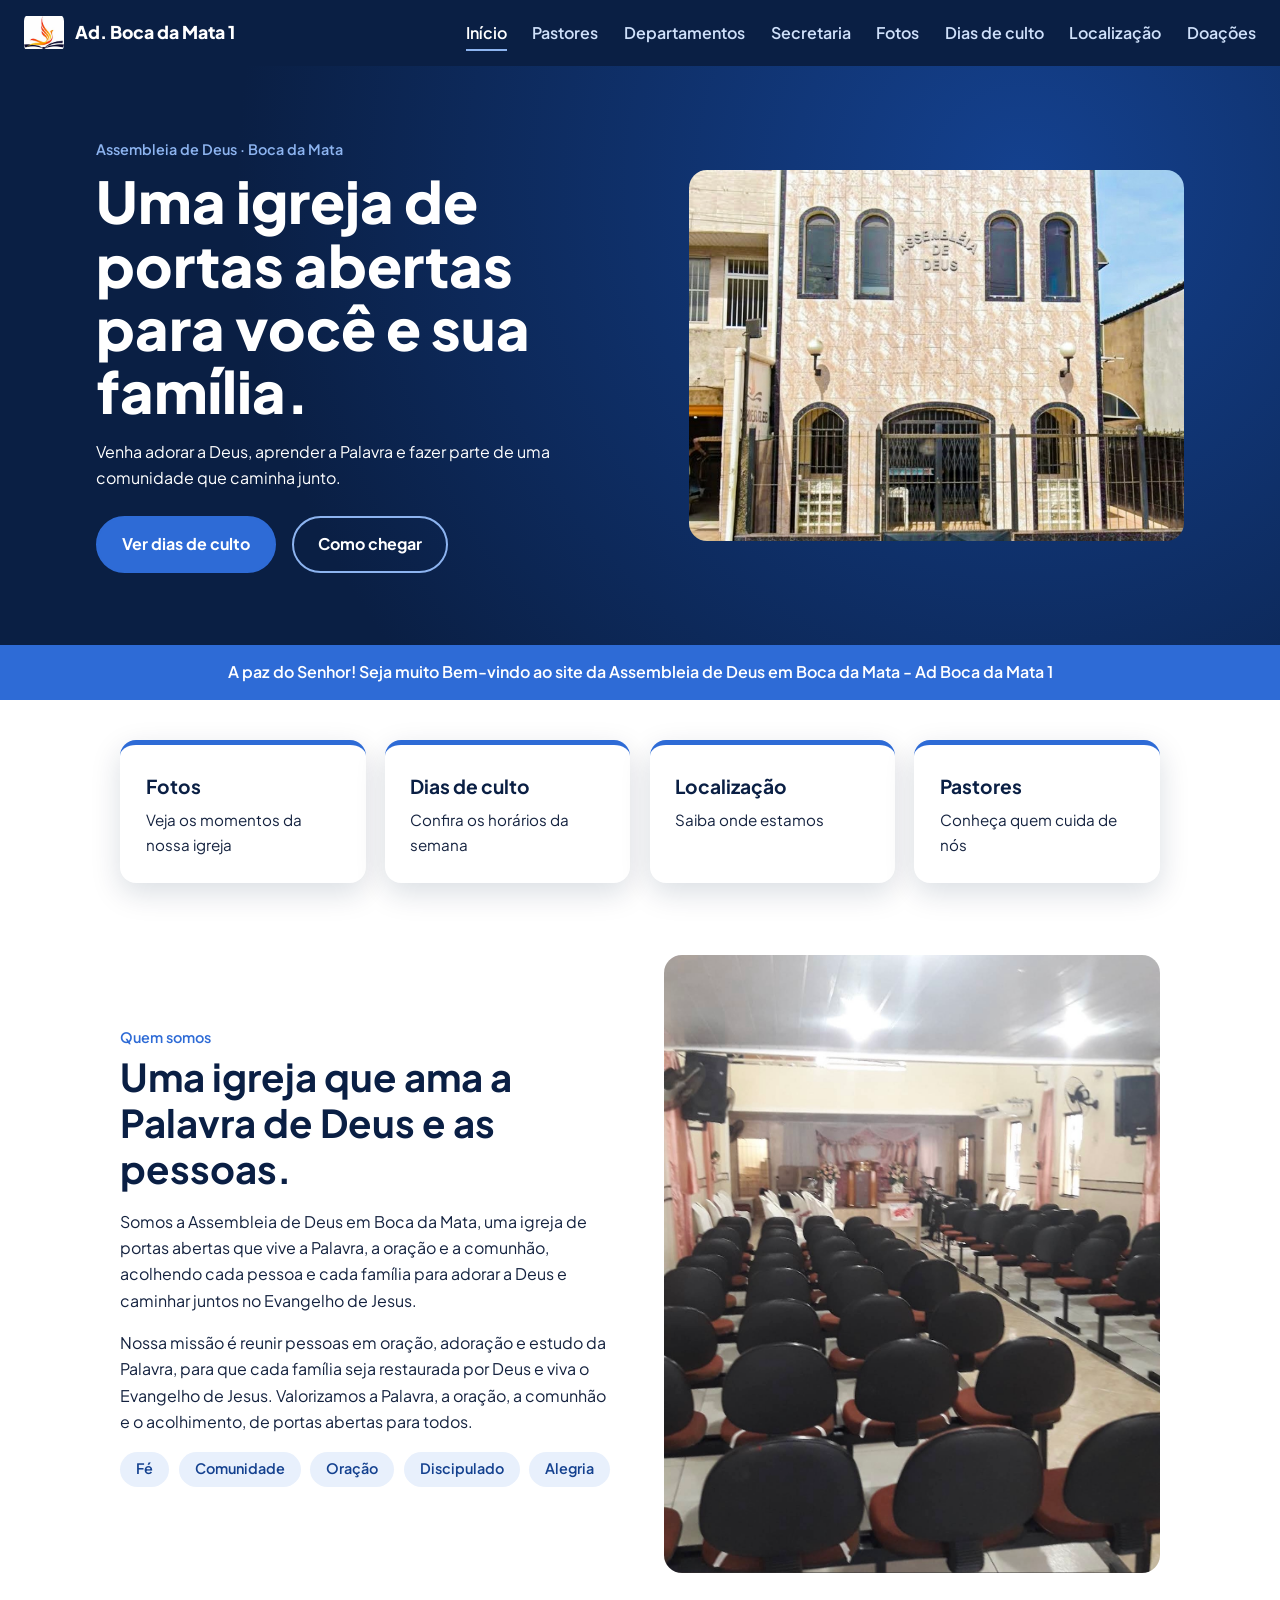
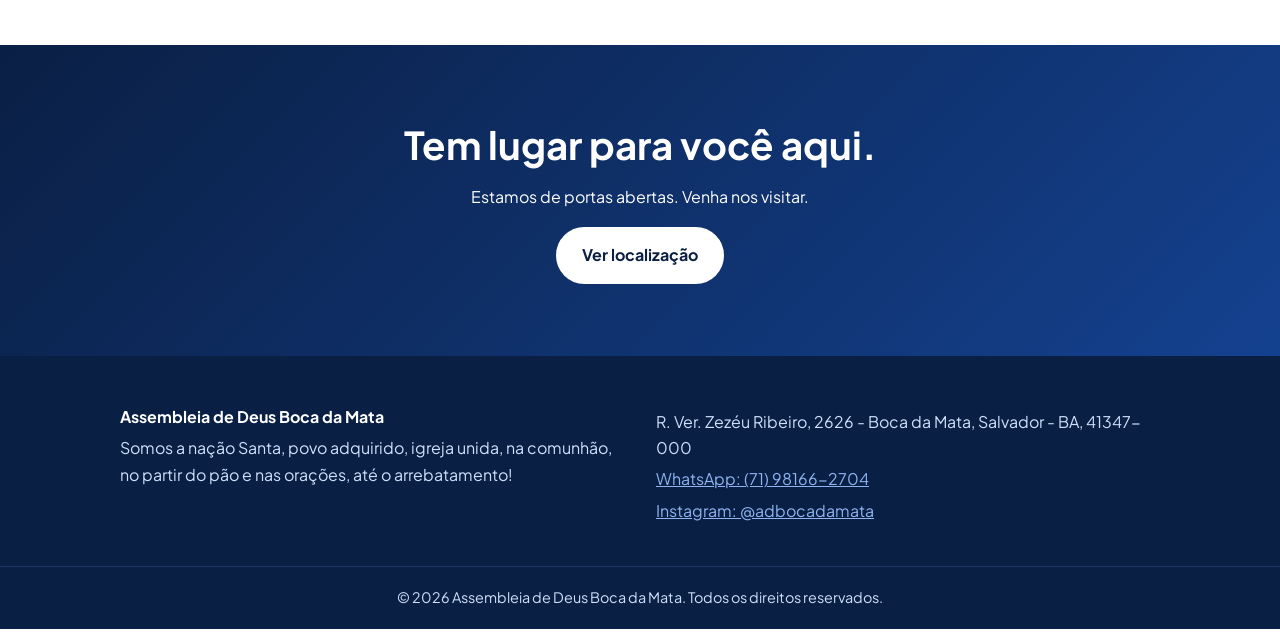
<file: index.html>
<!DOCTYPE html>
<html lang="pt-BR">
<head>
    <meta charset="UTF-8">
    <meta name="viewport" content="width=device-width, initial-scale=1, viewport-fit=cover">
    <meta name="theme-color" content="#0A1F44">
    <meta name="mobile-web-app-capable" content="yes">
    <meta name="apple-mobile-web-app-capable" content="yes">
    <meta name="apple-mobile-web-app-title" content="AD Boca da Mata">
    <title>Início | Assembleia de Deus Boca da Mata</title>
    <meta name="description" content="Site oficial da Assembleia de Deus Boca da Mata: dias de culto, localização, fotos e pastores.">
    <link rel="preconnect" href="https://fonts.googleapis.com">
    <link rel="preconnect" href="https://fonts.gstatic.com" crossorigin>
    <link href="https://fonts.googleapis.com/css2?family=Plus+Jakarta+Sans:wght@400;600;800&display=swap" rel="stylesheet">
    <link rel="stylesheet" href="style.css">
    <link rel="manifest" href="manifest.json">
    <link rel="icon" href="favicon.ico" sizes="any">
    <link rel="icon" type="image/png" sizes="32x32" href="img/favicon-32.png">
    <link rel="icon" type="image/png" sizes="192x192" href="img/icone-192.png">
    <link rel="apple-touch-icon" href="img/apple-touch-icon.png">
</head>
<body>
<a class="pular" href="#conteudo">Pular para o conteúdo</a>
<header class="topo" id="topo">
    <a class="marca" href="index.html">
        <img src="img/logo-igreja.png" alt="Logo AD Boca da Mata" width="40" height="40">
        Ad. Boca da Mata 1
    </a>
    <button class="menu-btn" aria-label="Abrir menu" aria-expanded="false"><i></i><i></i><i></i></button>
    <nav class="menu" id="menu">
        <a href="index.html" class="ativo" aria-current="page">Início</a>
        <a href="pastores.html">Pastores</a>
        <a href="departamentos.html">Departamentos</a>
        <a href="secretaria.html">Secretaria</a>
        <a href="fotos.html">Fotos</a>
        <a href="cultos.html">Dias de culto</a>
        <a href="localizacao.html">Localização</a>
        <a href="doacoes.html">Doações</a>
    </nav>
</header>
<main id="conteudo">
    <section class="hero">
        <div class="hero-txt">
            <p class="peq">Assembleia de Deus · Boca da Mata</p>
            <h1>Uma igreja de portas abertas para você e sua família.</h1>
            <p>Venha adorar a Deus, aprender a Palavra e fazer parte de uma comunidade que caminha junto.</p>
            <div class="botoes"><a class="btn" href="cultos.html">Ver dias de culto</a><a class="btn vazado" href="localizacao.html">Como chegar</a></div>
        </div>
        <figure class="foto hero-foto"><img src="img/igreja.jpg" alt="Fachada da igreja" loading="lazy" onerror="this.remove()"></figure>
    </section>
    <section class="faixa"><p>A paz do Senhor! Seja muito Bem-vindo ao site da Assembleia de Deus em Boca da Mata - Ad Boca da Mata 1</p></section>
    <section class="cartoes miolo">
        <a class="cartao rev" href="fotos.html"><svg class="ic" aria-hidden="true"><use href="#ic-fotos"></use></svg><b>Fotos</b><span>Veja os momentos da nossa igreja</span></a>
        <a class="cartao rev" href="cultos.html"><svg class="ic" aria-hidden="true"><use href="#ic-cultos"></use></svg><b>Dias de culto</b><span>Confira os horários da semana</span></a>
        <a class="cartao rev" href="localizacao.html"><svg class="ic" aria-hidden="true"><use href="#ic-local"></use></svg><b>Localização</b><span>Saiba onde estamos</span></a>
        <a class="cartao rev" href="pastores.html"><svg class="ic" aria-hidden="true"><use href="#ic-pastores"></use></svg><b>Pastores</b><span>Conheça quem cuida de nós</span></a>
    </section>
    <section class="bloco miolo duas">
        <div class="rev"><p class="peq azul">Quem somos</p><h2>Uma igreja que ama a Palavra de Deus e as pessoas.</h2>
            <p>Somos a Assembleia de Deus em Boca da Mata, uma igreja de portas abertas que vive a Palavra, a oração e a comunhão, acolhendo cada pessoa e cada família para adorar a Deus e caminhar juntos no Evangelho de Jesus.</p>
            <p>Nossa missão é reunir pessoas em oração, adoração e estudo da Palavra, para que cada família seja restaurada por Deus e viva o Evangelho de Jesus. Valorizamos a Palavra, a oração, a comunhão e o acolhimento, de portas abertas para todos.</p>
            <ul class="tags"><li>Fé</li><li>Comunidade</li><li>Oração</li><li>Discipulado</li><li>Alegria</li></ul></div>
        <figure class="foto rev"><img src="img/sobre.jpg" alt="Membros da igreja reunidos" loading="lazy" onerror="this.remove()"></figure>
    </section>
    <section class="chamada"><div class="miolo rev"><h2>Tem lugar para você aqui.</h2><p>Estamos de portas abertas. Venha nos visitar.</p><a class="btn claro" href="localizacao.html">Ver localização</a></div></section>
</main>
<footer class="rodape">
    <div class="rodape-in">
        <div><strong>Assembleia de Deus Boca da Mata</strong><p>Somos a nação Santa, povo adquirido, igreja unida, na comunhão, no partir do pão e nas orações, até o arrebatamento!</p></div>
        <div><p>R. Ver. Zezéu Ribeiro, 2626 - Boca da Mata, Salvador - BA, 41347-000</p><p><a href="https://wa.me/5571981662704">WhatsApp: (71) 98166-2704</a></p><p><a href="https://www.instagram.com/adbocadamata" target="_blank" rel="noopener">Instagram: @adbocadamata</a></p></div>
    </div>
    <p class="copy">© <span id="ano"></span> Assembleia de Deus Boca da Mata. Todos os direitos reservados.</p>
</footer>
<!-- ===== Navegação estilo aplicativo (aparece só no celular) ===== -->
<svg style="display:none" xmlns="http://www.w3.org/2000/svg" aria-hidden="true">
    <symbol id="ic-inicio" viewBox="0 0 24 24" fill="none" stroke="currentColor" stroke-width="2" stroke-linecap="round" stroke-linejoin="round"><path d="M3 11l9-8 9 8M5 10v10h14V10M10 20v-6h4v6"/></symbol>
    <symbol id="ic-cultos" viewBox="0 0 24 24" fill="none" stroke="currentColor" stroke-width="2" stroke-linecap="round" stroke-linejoin="round"><rect x="3" y="5" width="18" height="16" rx="2"/><path d="M3 10h18M8 3v4M16 3v4"/></symbol>
    <symbol id="ic-fotos" viewBox="0 0 24 24" fill="none" stroke="currentColor" stroke-width="2" stroke-linecap="round" stroke-linejoin="round"><rect x="3" y="4" width="18" height="16" rx="2"/><circle cx="9" cy="10" r="1.8"/><path d="M21 16l-5-5-9 9"/></symbol>
    <symbol id="ic-local" viewBox="0 0 24 24" fill="none" stroke="currentColor" stroke-width="2" stroke-linecap="round" stroke-linejoin="round"><path d="M12 21s7-6.2 7-11.5A7 7 0 0 0 5 9.5C5 14.8 12 21 12 21z"/><circle cx="12" cy="9.5" r="2.5"/></symbol>
    <symbol id="ic-pastores" viewBox="0 0 24 24" fill="none" stroke="currentColor" stroke-width="2" stroke-linecap="round" stroke-linejoin="round"><circle cx="12" cy="8" r="3.6"/><path d="M5 20c.9-3.8 3.6-5.5 7-5.5s6.1 1.7 7 5.5"/></symbol>
    <symbol id="ic-deptos" viewBox="0 0 24 24" fill="none" stroke="currentColor" stroke-width="2" stroke-linecap="round" stroke-linejoin="round"><circle cx="9" cy="8" r="3.4"/><path d="M2.5 20c.9-3.4 3.4-4.9 6.5-4.9s5.6 1.5 6.5 4.9"/><circle cx="17.5" cy="9.5" r="2.5"/><path d="M16 15.2c2.4.3 4.4 1.6 5 4.3"/></symbol>
    <symbol id="ic-secretaria" viewBox="0 0 24 24" fill="none" stroke="currentColor" stroke-width="2" stroke-linecap="round" stroke-linejoin="round"><path d="M6 3h8l4 4v14H6z"/><path d="M14 3v4h4M9 12h6M9 16h6"/></symbol>
    <symbol id="ic-doacoes" viewBox="0 0 24 24" fill="none" stroke="currentColor" stroke-width="2" stroke-linecap="round" stroke-linejoin="round"><path d="M12 20s-7-4.4-7-10a4 4 0 0 1 7-2.6A4 4 0 0 1 19 10c0 5.6-7 10-7 10z"/></symbol>
    <symbol id="ic-mais" viewBox="0 0 24 24" fill="currentColor" stroke="none"><circle cx="5" cy="12" r="1.8"/><circle cx="12" cy="12" r="1.8"/><circle cx="19" cy="12" r="1.8"/></symbol>
    <symbol id="ic-instalar" viewBox="0 0 24 24" fill="none" stroke="currentColor" stroke-width="2" stroke-linecap="round" stroke-linejoin="round"><path d="M12 3v11M7 9l5 5 5-5M4 20h16"/></symbol>
    <symbol id="ic-fechar" viewBox="0 0 24 24" fill="none" stroke="currentColor" stroke-width="2" stroke-linecap="round"><path d="M6 6l12 12M18 6L6 18"/></symbol>
</svg>

<nav class="bottom-nav" id="bottomNav" aria-label="Navegação principal">
    <a class="bottom-nav-item" href="index.html" data-pagina="index.html"><svg class="icone-nav" aria-hidden="true"><use href="#ic-inicio"></use></svg><span>Início</span></a>
    <a class="bottom-nav-item" href="cultos.html" data-pagina="cultos.html"><svg class="icone-nav" aria-hidden="true"><use href="#ic-cultos"></use></svg><span>Cultos</span></a>
    <a class="bottom-nav-item" href="fotos.html" data-pagina="fotos.html"><svg class="icone-nav" aria-hidden="true"><use href="#ic-fotos"></use></svg><span>Fotos</span></a>
    <a class="bottom-nav-item" href="localizacao.html" data-pagina="localizacao.html"><svg class="icone-nav" aria-hidden="true"><use href="#ic-local"></use></svg><span>Localização</span></a>
    <button type="button" class="bottom-nav-item" id="btnTabMais" aria-haspopup="dialog" aria-expanded="false" aria-controls="folhaMais"><svg class="icone-nav" aria-hidden="true"><use href="#ic-mais"></use></svg><span>Mais</span></button>
</nav>

<div class="folha-fundo" id="folhaFundo"></div>
<div class="folha" id="folhaMais" role="dialog" aria-modal="true" aria-label="Mais opções" aria-hidden="true">
    <div class="folha-cab">
        <strong>Mais opções</strong>
        <button type="button" class="folha-fechar" id="btnFecharFolha" aria-label="Fechar"><svg class="icone-nav" aria-hidden="true"><use href="#ic-fechar"></use></svg></button>
    </div>
    <div class="folha-grade">
        <a class="folha-item" href="pastores.html" data-pagina="pastores.html"><svg class="icone-nav" aria-hidden="true"><use href="#ic-pastores"></use></svg>Pastores</a>
        <a class="folha-item" href="departamentos.html" data-pagina="departamentos.html"><svg class="icone-nav" aria-hidden="true"><use href="#ic-deptos"></use></svg>Departamentos</a>
        <a class="folha-item" href="secretaria.html" data-pagina="secretaria.html"><svg class="icone-nav" aria-hidden="true"><use href="#ic-secretaria"></use></svg>Secretaria</a>
        <a class="folha-item" href="doacoes.html" data-pagina="doacoes.html"><svg class="icone-nav" aria-hidden="true"><use href="#ic-doacoes"></use></svg>Doações</a>
    </div>
    <button type="button" class="folha-instalar" id="btnInstalarApp" hidden><svg class="icone-nav" aria-hidden="true"><use href="#ic-instalar"></use></svg>Instalar no celular</button>
</div>
<div class="toast" id="toast" role="status" aria-live="polite"></div>

<script src="script.js"></script>
<script>
    if ('serviceWorker' in navigator) {
        window.addEventListener('load', () => {
            navigator.serviceWorker.register('sw.js')
                .then(reg => console.log('Service Worker registrado com sucesso!', reg))
                .catch(err => console.log('Falha ao registrar o Service Worker:', err));
        });
    }
</script>
</body>
</html>
</file>
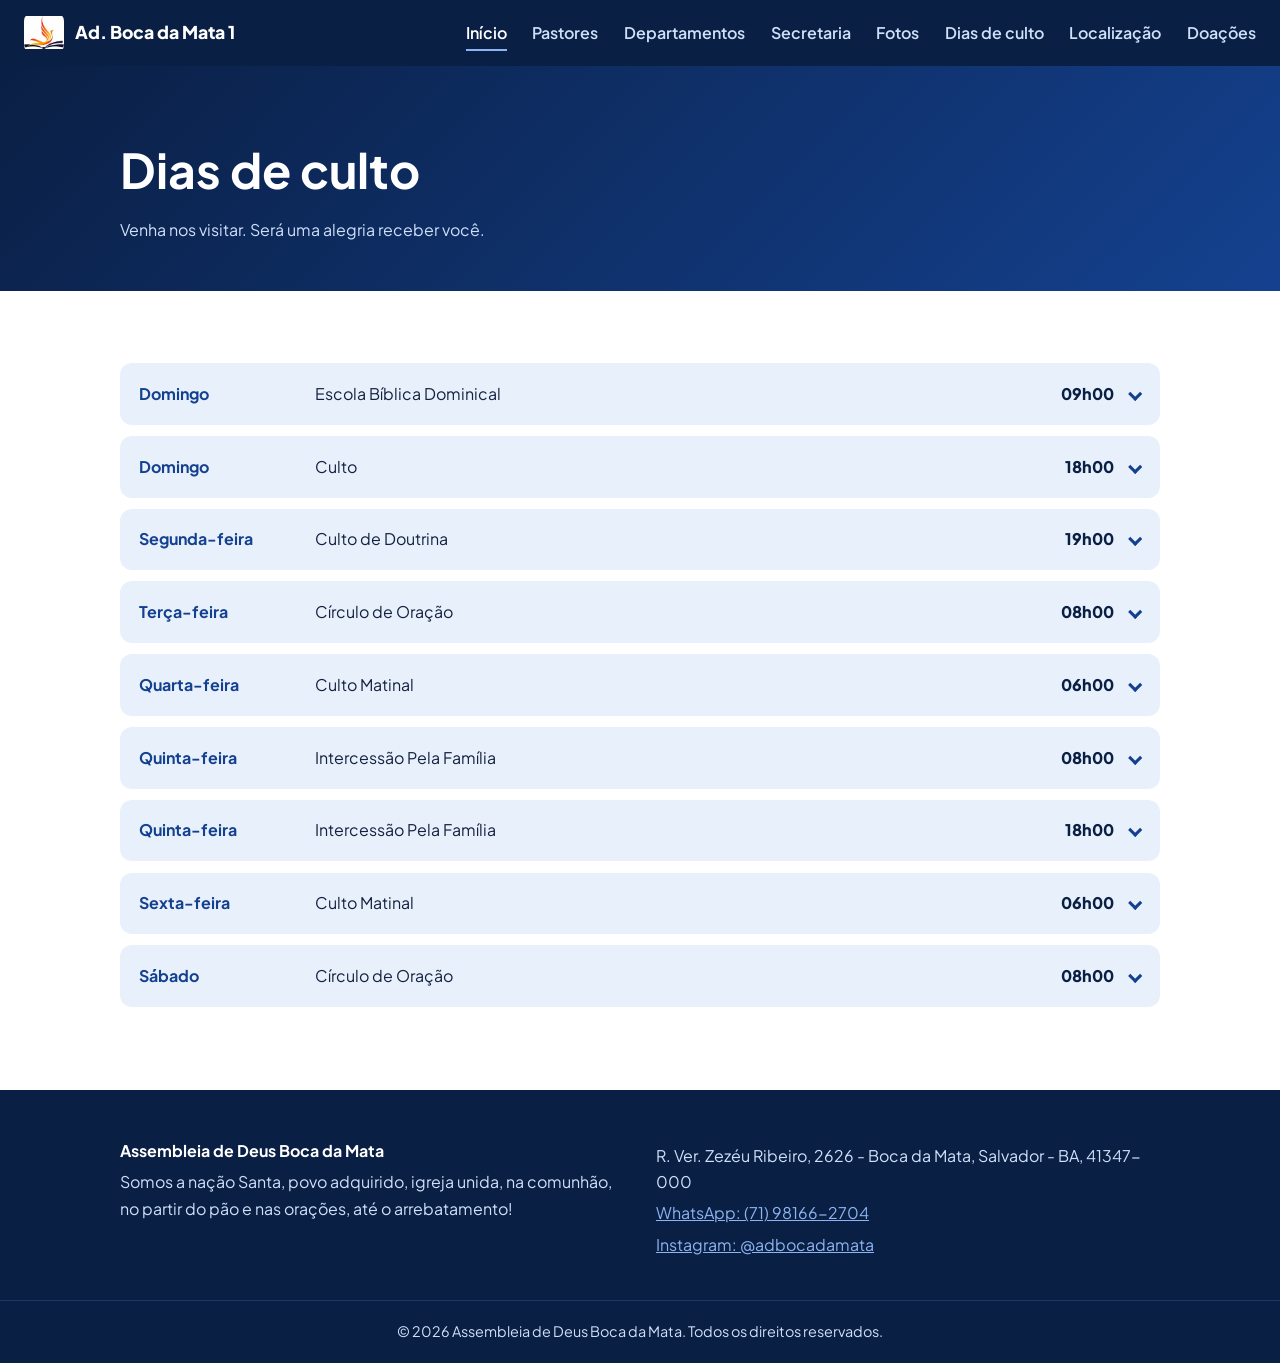
<file: cultos.html>
<!DOCTYPE html>
<html lang="pt-BR">
<head>
  <meta charset="UTF-8">
  <meta name="viewport" content="width=device-width, initial-scale=1, viewport-fit=cover">
  <meta name="theme-color" content="#0A1F44">
  <title>Dias de culto | Assembleia de Deus Boca da Mata</title>
  <meta name="description" content="Site oficial da Assembleia de Deus Boca da Mata: dias de culto, localização, fotos e pastores.">
  <link rel="preconnect" href="https://fonts.googleapis.com">
  <link rel="preconnect" href="https://fonts.gstatic.com" crossorigin>
  <link href="https://fonts.googleapis.com/css2?family=Plus+Jakarta+Sans:wght@400;600;800&display=swap" rel="stylesheet">
  <link rel="stylesheet" href="style.css">
  <link rel="manifest" href="manifest.json">
  <link rel="icon" type="image/png" href="img/icone-192.png">
  <meta name="theme-color" content="#0A1F44">
</head>
<body>
<a class="pular" href="#conteudo">Pular para o conteúdo</a>
<header class="topo" id="topo">
  <a class="marca" href="index.html">
    <img src="img/logo-igreja.png" alt="Logo AD Boca da Mata">
    Ad. Boca da Mata 1
  </a>
  <button class="menu-btn" aria-label="Abrir menu" aria-expanded="false"><i></i><i></i><i></i></button>
  <nav class="menu" id="menu">
    <a href="index.html" class="ativo" aria-current="page">Início</a>
    <a href="pastores.html">Pastores</a>
    <a href="departamentos.html">Departamentos</a>
    <a href="secretaria.html">Secretaria</a>
    <a href="fotos.html">Fotos</a>
    <a href="cultos.html">Dias de culto</a>
    <a href="localizacao.html">Localização</a>
    <a href="doacoes.html">Doações</a>
  </nav>
</header>
<main id="conteudo">
  <section class="cabeca"><div class="miolo"><h1 class="rev">Dias de culto</h1><p class="rev">Venha nos visitar. Será uma alegria receber você.</p></div></section><section class="miolo bloco"><ul class="agenda">

  <li class="rev culto">
    <button class="culto-btn" id="btn-c1" aria-expanded="false" aria-controls="c1"><b>Domingo</b><span>Escola Bíblica Dominical</span><em>09h00</em><i class="seta" aria-hidden="true"></i></button>
    <div class="culto-painel" id="c1" role="region" aria-labelledby="btn-c1"><div class="culto-conteudo"><p>A EBD é o momento em que a igreja para, abre a Bíblia e estuda a Palavra de Deus junto. Os membros são divididos em classes (crianças, jovens, adultos, casais, novos convertidos), cada uma com um professor, e o estudo costuma seguir uma revista de lições. O propósito é ensinar a Bíblia com profundidade, fortalecer a fé e a doutrina, e promover comunhão. Todos são bem-vindos, inclusive visitantes.</p></div></div>
  </li>

  <li class="rev culto">
    <button class="culto-btn" id="btn-c2" aria-expanded="false" aria-controls="c2"><b>Domingo</b><span>Culto</span><em>18h00</em><i class="seta" aria-hidden="true"></i></button>
    <div class="culto-painel" id="c2" role="region" aria-labelledby="btn-c2"><div class="culto-conteudo"><p>O culto de domingo à noite é o grande encontro da igreja para começar a semana na presença de Deus. Costuma ser um culto com louvores, orações, leitura bíblica, ofertório e uma mensagem da Palavra, geralmente pregada pelo pastor ou por um convidado. Muitas vezes há também momentos especiais, como cânticos do grupo de louvor, apresentação de testemunhos e apelo para quem deseja aceitar a Jesus ou receber oração. O propósito é adorar a Deus em comunhão, ouvir a Palavra e sair fortalecido para começar a nova semana. É um culto aberto a todos, inclusive visitantes e amigos que ainda não frequentam a igreja.</p></div></div>
  </li>

  <li class="rev culto">
    <button class="culto-btn" id="btn-c3" aria-expanded="false" aria-controls="c3"><b>Segunda-feira</b><span>Culto de Doutrina</span><em>19h00</em><i class="seta" aria-hidden="true"></i></button>
    <div class="culto-painel" id="c3" role="region" aria-labelledby="btn-c3"><div class="culto-conteudo"><p>O culto de doutrina é o momento da semana dedicado a ensinar com profundidade aquilo em que a igreja crê. Na Assembleia de Deus, ele costuma ter um clima mais voltado ao estudo: após o louvor e a oração, o pastor ou um ministro abre a Bíblia e explica temas como salvação, batismo, santificação, a pessoa de Cristo, o Espírito Santo, a vida cristã e os costumes da igreja. É um culto que ajuda a firmar os irmãos na fé, esclarecer dúvidas e proteger o povo de ensinos errados. Pode participar qualquer pessoa, e é especialmente bom para novos convertidos e para quem quer entender melhor a fé cristã.</p></div></div>
  </li>

  <li class="rev culto">
    <button class="culto-btn" id="btn-c4" aria-expanded="false" aria-controls="c4"><b>Terça-feira</b><span>Círculo de Oração</span><em>08h00</em><i class="seta" aria-hidden="true"></i></button>
    <div class="culto-painel" id="c4" role="region" aria-labelledby="btn-c4"><div class="culto-conteudo"><p>O círculo de oração é um encontro voltado para todos os membros da igreja. Nele, os irmãos se reúnem para orar juntos, cantar louvores, ler a Bíblia e compartilhar pedidos e testemunhos. Muitas vezes há uma palavra de exortação e um tempo de oração pelas famílias, pelos enfermos, pelos filhos, pelo pastor e pela igreja. É um momento de comunhão, cuidado e fortalecimento espiritual entre os irmãos. Em geral é voltado às senhoras, mas a igreja acolhe visitantes que queiram participar.</p></div></div>
  </li>

  <li class="rev culto">
    <button class="culto-btn" id="btn-c5" aria-expanded="false" aria-controls="c5"><b>Quarta-feira</b><span>Culto Matinal</span><em>06h00</em><i class="seta" aria-hidden="true"></i></button>
    <div class="culto-painel" id="c5" role="region" aria-labelledby="btn-c5"><div class="culto-conteudo"><p>O culto matinal é um momento de começar o dia na presença de Deus, no meio da semana. Costuma ser mais simples e acolhedor, com louvor, oração, leitura da Bíblia e uma mensagem curta da Palavra, conduzida pelo pastor, por um ministro ou por um obreiro. É um tempo de renovar as forças, entregar o dia ao Senhor e receber ânimo para os desafios da rotina. Por acontecer pela manhã, muitas vezes reúne quem tem disponibilidade nesse horário, como donas de casa, idosos, aposentados e quem trabalha em turnos diferentes, mas é aberto a todos.</p></div></div>
  </li>

  <li class="rev culto">
    <button class="culto-btn" id="btn-c6" aria-expanded="false" aria-controls="c6"><b>Quinta-feira</b><span>Intercessão Pela Família</span><em>08h00</em><i class="seta" aria-hidden="true"></i></button>
    <div class="culto-painel" id="c6" role="region" aria-labelledby="btn-c6"><div class="culto-conteudo"><p>A intercessão pela família é um tempo reservado para orar de forma intencional pelos lares, pelos casamentos, pelos filhos e por todos os parentes dos irmãos e da comunidade. Na Assembleia de Deus, esse culto costuma ter um clima de clamor e dedicação: após o louvor e uma breve leitura bíblica, a igreja se une em oração, apresentando a Deus pedidos por salvação de familiares, restauração de relacionamentos, proteção, saúde e sustento. Muitas vezes há também espaço para compartilhar pedidos e testemunhos de vidas que foram transformadas pela oração. Por acontecer pela manhã, é um momento de entregar a família nas mãos de Deus logo no início do dia. É aberto a todos que desejam orar por seus entes queridos.</p></div></div>
  </li>

  <li class="rev culto">
    <button class="culto-btn" id="btn-c7" aria-expanded="false" aria-controls="c7"><b>Quinta-feira</b><span>Intercessão Pela Família</span><em>18h00</em><i class="seta" aria-hidden="true"></i></button>
    <div class="culto-painel" id="c7" role="region" aria-labelledby="btn-c7"><div class="culto-conteudo"><p>A intercessão pela família à noite tem o mesmo propósito do culto da manhã: orar pelos lares, casamentos, filhos e parentes. A diferença é que, por acontecer após o horário de trabalho e dos estudos, ele reúne quem não consegue participar durante o dia, como pais, jovens e famílias inteiras. O clima costuma ser de clamor e união, com louvor, leitura bíblica, uma palavra do pastor ou de um obreiro e um tempo prolongado de oração, apresentando a Deus pedidos por salvação, restauração, proteção e sustento dos lares. É um momento de encerrar o dia entregando a família nas mãos do Senhor, aberto a todos que desejam orar por seus entes queridos.</p></div></div>
  </li>

  <li class="rev culto">
    <button class="culto-btn" id="btn-c8" aria-expanded="false" aria-controls="c8"><b>Sexta-feira</b><span>Culto Matinal</span><em>06h00</em><i class="seta" aria-hidden="true"></i></button>
    <div class="culto-painel" id="c8" role="region" aria-labelledby="btn-c8"><div class="culto-conteudo"><p>O culto matinal de sexta-feira é um momento de encerrar a semana de trabalho buscando a presença de Deus logo cedo. Com louvor, oração, leitura bíblica e uma mensagem da Palavra, ele ajuda a agradecer pelo que foi vivido nos últimos dias e a entregar o fim de semana nas mãos do Senhor. O clima costuma ser simples e acolhedor, conduzido pelo pastor, por um ministro ou por um obreiro. Por ser pela manhã, reúne principalmente quem tem disponibilidade nesse horário, mas é aberto a todos que desejam começar o dia com Deus.</p></div></div>
  </li>

  <li class="rev culto">
    <button class="culto-btn" id="btn-c9" aria-expanded="false" aria-controls="c9"><b>Sábado</b><span>Círculo de Oração</span><em>08h00</em><i class="seta" aria-hidden="true"></i></button>
    <div class="culto-painel" id="c9" role="region" aria-labelledby="btn-c9"><div class="culto-conteudo"><p>O círculo de oração de sábado é um encontro de oração e comunhão. Os irmãos se reúnem para cantar louvores, ler a Bíblia, compartilhar pedidos e testemunhos e orar juntas pelas famílias, pelos enfermos, pelos filhos, pelo pastor e pela igreja. Por acontecer no sábado, é um momento de fechar a semana apresentando a Deus tudo o que foi vivido e de se preparar espiritualmente para o domingo, dia de culto. É um tempo de cuidado, amizade e fortalecimento da fé entre os irmãos, e a igreja acolhe visitantes que queiram participar.</p></div></div>
  </li>

</ul></section>
</main>
<footer class="rodape">
  <div class="rodape-in">
    <div><strong>Assembleia de Deus Boca da Mata</strong><p>Somos a nação Santa, povo adquirido, igreja unida, na comunhão, no partir do pão e nas orações, até o arrebatamento!</p></div>
    <div><p>R. Ver. Zezéu Ribeiro, 2626 - Boca da Mata, Salvador - BA, 41347-000</p><p><a href="https://wa.me/5571981662704">WhatsApp: (71) 98166-2704</a></p><p><a href="https://www.instagram.com/adbocadamata" target="_blank" rel="noopener">Instagram: @adbocadamata</a></p></div>
  </div>
  <p class="copy">© <span id="ano"></span> Assembleia de Deus Boca da Mata. Todos os direitos reservados.</p>
</footer>
<!-- ===== Navegação estilo aplicativo (aparece só no celular) ===== -->
<svg style="display:none" xmlns="http://www.w3.org/2000/svg" aria-hidden="true">
  <symbol id="ic-inicio" viewBox="0 0 24 24" fill="none" stroke="currentColor" stroke-width="2" stroke-linecap="round" stroke-linejoin="round"><path d="M3 11l9-8 9 8M5 10v10h14V10M10 20v-6h4v6"/></symbol>
  <symbol id="ic-cultos" viewBox="0 0 24 24" fill="none" stroke="currentColor" stroke-width="2" stroke-linecap="round" stroke-linejoin="round"><rect x="3" y="5" width="18" height="16" rx="2"/><path d="M3 10h18M8 3v4M16 3v4"/></symbol>
  <symbol id="ic-fotos" viewBox="0 0 24 24" fill="none" stroke="currentColor" stroke-width="2" stroke-linecap="round" stroke-linejoin="round"><rect x="3" y="4" width="18" height="16" rx="2"/><circle cx="9" cy="10" r="1.8"/><path d="M21 16l-5-5-9 9"/></symbol>
  <symbol id="ic-local" viewBox="0 0 24 24" fill="none" stroke="currentColor" stroke-width="2" stroke-linecap="round" stroke-linejoin="round"><path d="M12 21s7-6.2 7-11.5A7 7 0 0 0 5 9.5C5 14.8 12 21 12 21z"/><circle cx="12" cy="9.5" r="2.5"/></symbol>
  <symbol id="ic-pastores" viewBox="0 0 24 24" fill="none" stroke="currentColor" stroke-width="2" stroke-linecap="round" stroke-linejoin="round"><circle cx="12" cy="8" r="3.6"/><path d="M5 20c.9-3.8 3.6-5.5 7-5.5s6.1 1.7 7 5.5"/></symbol>
  <symbol id="ic-deptos" viewBox="0 0 24 24" fill="none" stroke="currentColor" stroke-width="2" stroke-linecap="round" stroke-linejoin="round"><circle cx="9" cy="8" r="3.4"/><path d="M2.5 20c.9-3.4 3.4-4.9 6.5-4.9s5.6 1.5 6.5 4.9"/><circle cx="17.5" cy="9.5" r="2.5"/><path d="M16 15.2c2.4.3 4.4 1.6 5 4.3"/></symbol>
  <symbol id="ic-secretaria" viewBox="0 0 24 24" fill="none" stroke="currentColor" stroke-width="2" stroke-linecap="round" stroke-linejoin="round"><path d="M6 3h8l4 4v14H6z"/><path d="M14 3v4h4M9 12h6M9 16h6"/></symbol>
  <symbol id="ic-doacoes" viewBox="0 0 24 24" fill="none" stroke="currentColor" stroke-width="2" stroke-linecap="round" stroke-linejoin="round"><path d="M12 20s-7-4.4-7-10a4 4 0 0 1 7-2.6A4 4 0 0 1 19 10c0 5.6-7 10-7 10z"/></symbol>
  <symbol id="ic-mais" viewBox="0 0 24 24" fill="currentColor" stroke="none"><circle cx="5" cy="12" r="1.8"/><circle cx="12" cy="12" r="1.8"/><circle cx="19" cy="12" r="1.8"/></symbol>
  <symbol id="ic-instalar" viewBox="0 0 24 24" fill="none" stroke="currentColor" stroke-width="2" stroke-linecap="round" stroke-linejoin="round"><path d="M12 3v11M7 9l5 5 5-5M4 20h16"/></symbol>
  <symbol id="ic-fechar" viewBox="0 0 24 24" fill="none" stroke="currentColor" stroke-width="2" stroke-linecap="round"><path d="M6 6l12 12M18 6L6 18"/></symbol>
</svg>

<nav class="bottom-nav" id="bottomNav" aria-label="Navegação principal">
  <a class="bottom-nav-item" href="index.html" data-pagina="index.html"><svg class="icone-nav" aria-hidden="true"><use href="#ic-inicio"></use></svg><span>Início</span></a>
  <a class="bottom-nav-item" href="cultos.html" data-pagina="cultos.html"><svg class="icone-nav" aria-hidden="true"><use href="#ic-cultos"></use></svg><span>Cultos</span></a>
  <a class="bottom-nav-item" href="fotos.html" data-pagina="fotos.html"><svg class="icone-nav" aria-hidden="true"><use href="#ic-fotos"></use></svg><span>Fotos</span></a>
  <a class="bottom-nav-item" href="localizacao.html" data-pagina="localizacao.html"><svg class="icone-nav" aria-hidden="true"><use href="#ic-local"></use></svg><span>Localização</span></a>
  <button type="button" class="bottom-nav-item" id="btnTabMais" aria-haspopup="dialog" aria-expanded="false" aria-controls="folhaMais"><svg class="icone-nav" aria-hidden="true"><use href="#ic-mais"></use></svg><span>Mais</span></button>
</nav>

<div class="folha-fundo" id="folhaFundo"></div>
<div class="folha" id="folhaMais" role="dialog" aria-modal="true" aria-label="Mais opções" aria-hidden="true">
  <div class="folha-cab">
    <strong>Mais opções</strong>
    <button type="button" class="folha-fechar" id="btnFecharFolha" aria-label="Fechar"><svg class="icone-nav" aria-hidden="true"><use href="#ic-fechar"></use></svg></button>
  </div>
  <div class="folha-grade">
    <a class="folha-item" href="pastores.html" data-pagina="pastores.html"><svg class="icone-nav" aria-hidden="true"><use href="#ic-pastores"></use></svg>Pastores</a>
    <a class="folha-item" href="departamentos.html" data-pagina="departamentos.html"><svg class="icone-nav" aria-hidden="true"><use href="#ic-deptos"></use></svg>Departamentos</a>
    <a class="folha-item" href="secretaria.html" data-pagina="secretaria.html"><svg class="icone-nav" aria-hidden="true"><use href="#ic-secretaria"></use></svg>Secretaria</a>
    <a class="folha-item" href="doacoes.html" data-pagina="doacoes.html"><svg class="icone-nav" aria-hidden="true"><use href="#ic-doacoes"></use></svg>Doações</a>
  </div>
  <button type="button" class="folha-instalar" id="btnInstalarApp" hidden><svg class="icone-nav" aria-hidden="true"><use href="#ic-instalar"></use></svg>Instalar no celular</button>
</div>
<div class="toast" id="toast" role="status" aria-live="polite"></div>

<script src="script.js"></script>
<script>
  if ('serviceWorker' in navigator) {
    window.addEventListener('load', () => {
      navigator.serviceWorker.register('sw.js')
              .then(reg => console.log('Service Worker registrado com sucesso!', reg))
              .catch(err => console.log('Falha ao registrar o Service Worker:', err));
    });
  }
</script>
</body>
</html>
</file>
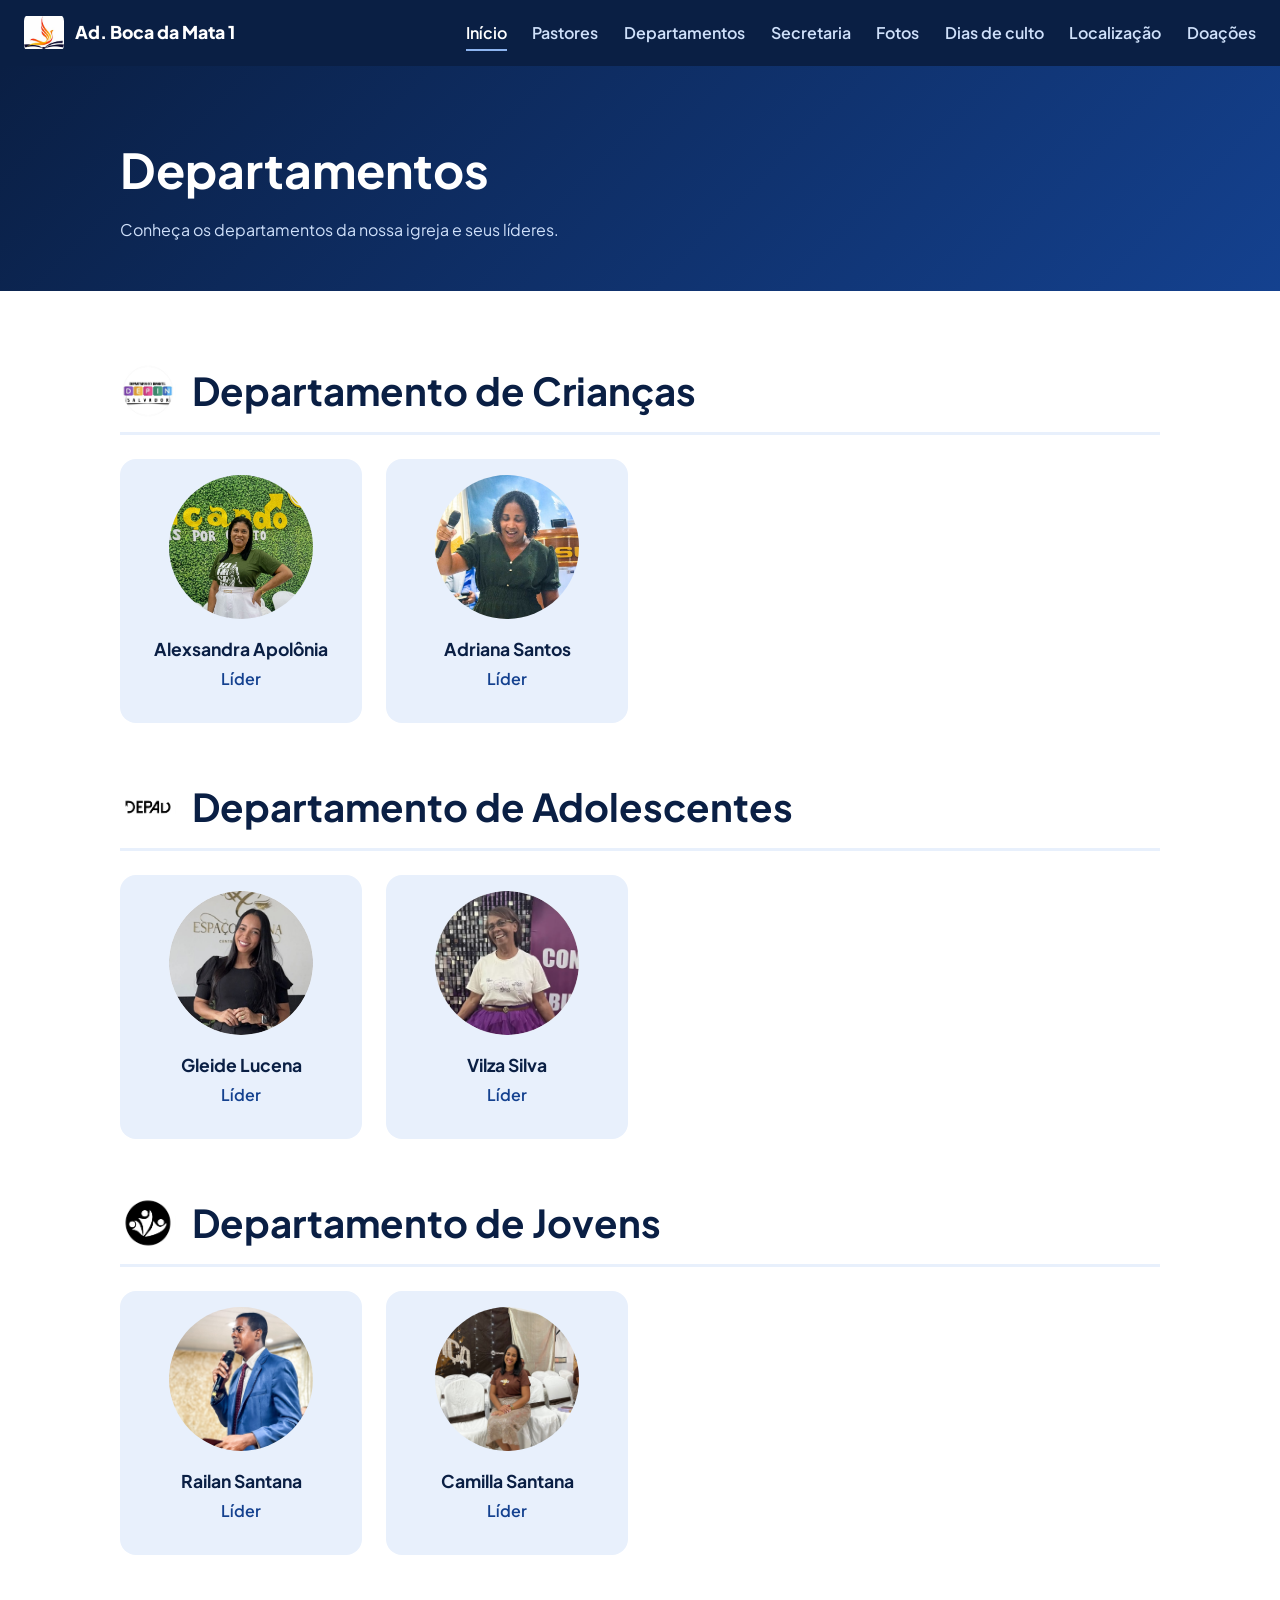
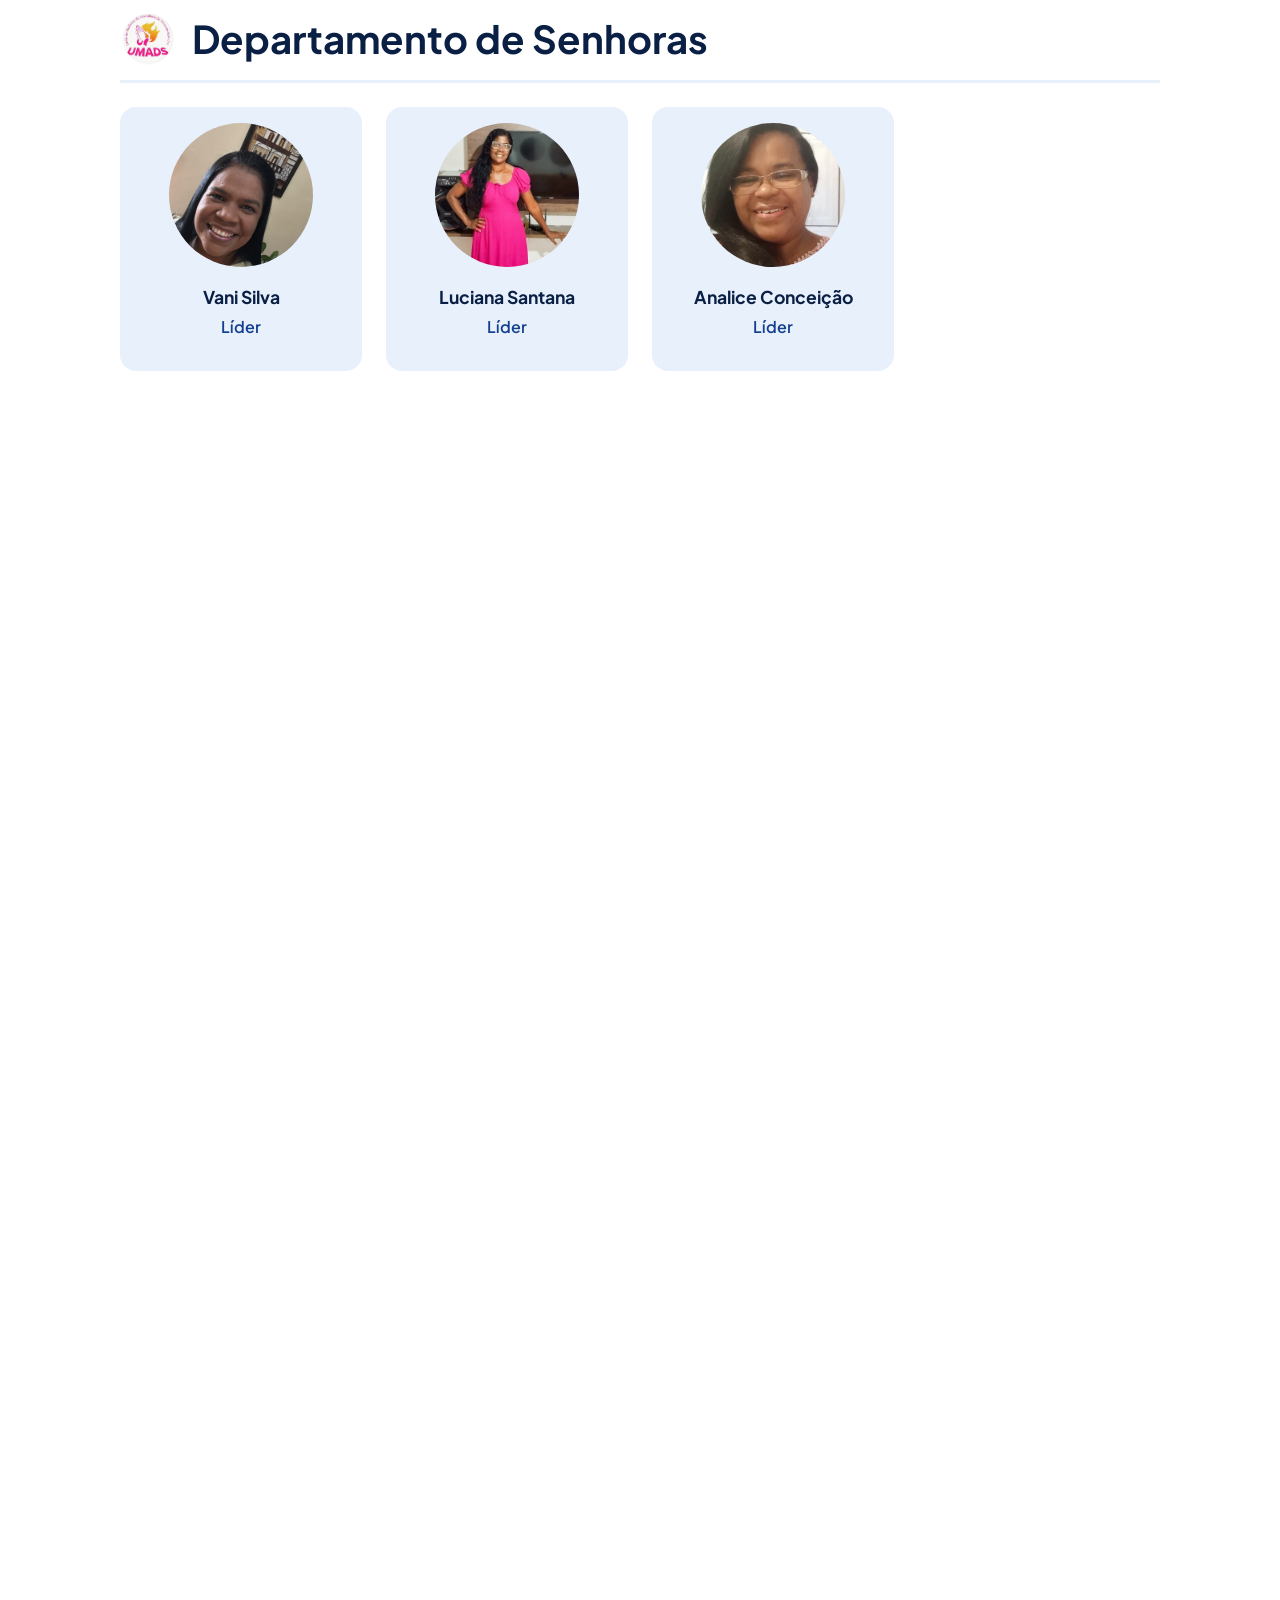
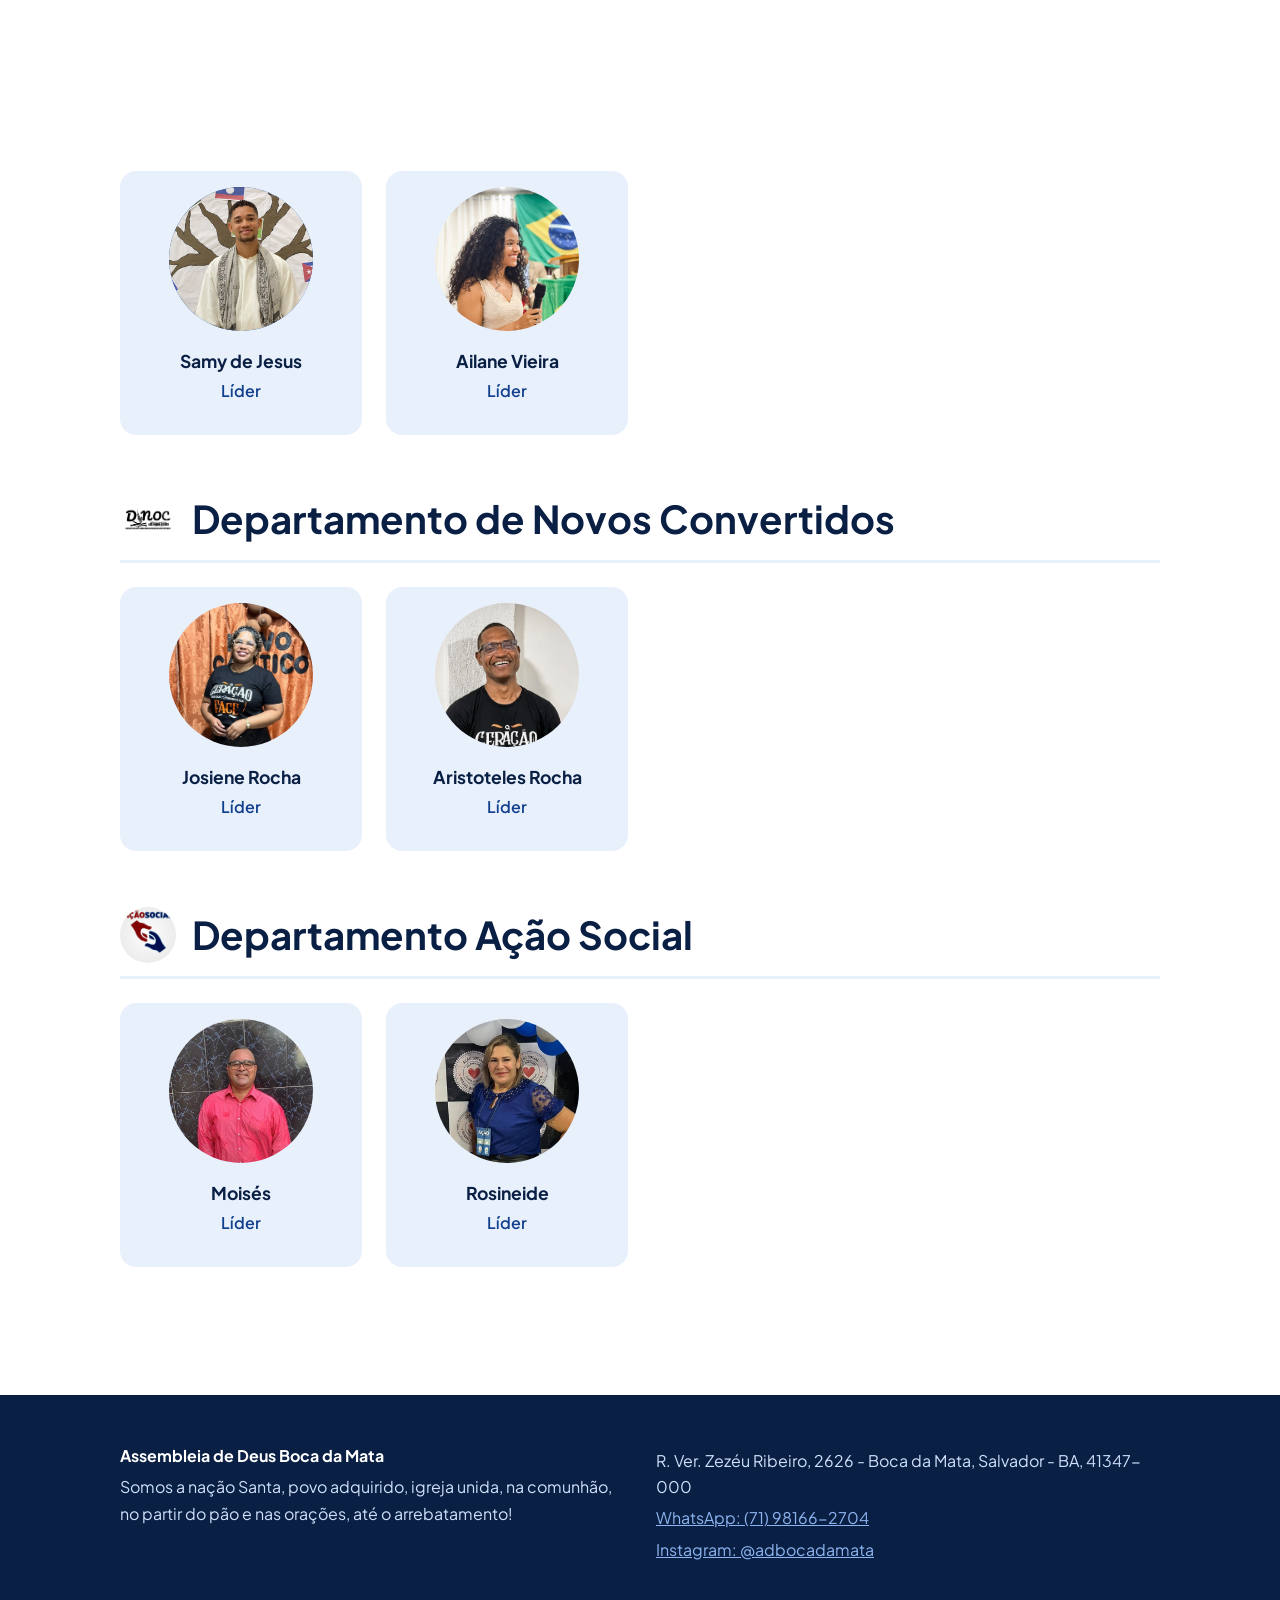
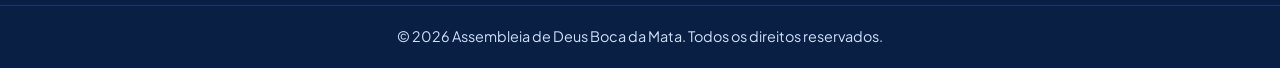
<file: departamentos.html>
<!DOCTYPE html>
<html lang="pt-BR">
<head>
    <meta charset="UTF-8">
    <meta name="viewport" content="width=device-width, initial-scale=1, viewport-fit=cover">
    <meta name="theme-color" content="#0A1F44">
    <title>Departamentos | Assembleia de Deus Boca da Mata</title>
    <meta name="description" content="Departamentos e líderes da Assembleia de Deus Boca da Mata.">
    <link rel="preconnect" href="https://fonts.googleapis.com">
    <link rel="preconnect" href="https://fonts.gstatic.com" crossorigin>
    <link href="https://fonts.googleapis.com/css2?family=Plus+Jakarta+Sans:wght@400;600;800&display=swap" rel="stylesheet">
    <link rel="stylesheet" href="style.css">
    <link rel="manifest" href="manifest.json">
    <link rel="icon" href="favicon.ico" sizes="any">
    <link rel="icon" type="image/png" sizes="32x32" href="img/favicon-32.png">
    <link rel="icon" type="image/png" sizes="192x192" href="img/icone-192.png">
    <link rel="apple-touch-icon" href="img/apple-touch-icon.png">
</head>
<body>
<a class="pular" href="#conteudo">Pular para o conteúdo</a>
<header class="topo" id="topo">
    <a class="marca" href="index.html">
        <img src="img/logo-igreja.png" alt="Logo AD Boca da Mata" width="40" height="40">
        Ad. Boca da Mata 1
    </a>
    <button class="menu-btn" aria-label="Abrir menu" aria-expanded="false"><i></i><i></i><i></i></button>
    <nav class="menu" id="menu">
        <a href="index.html" class="ativo" aria-current="page">Início</a>
        <a href="pastores.html">Pastores</a>
        <a href="departamentos.html">Departamentos</a>
        <a href="secretaria.html">Secretaria</a>
        <a href="fotos.html">Fotos</a>
        <a href="cultos.html">Dias de culto</a>
        <a href="localizacao.html">Localização</a>
        <a href="doacoes.html">Doações</a>
    </nav>
</header>
<main id="conteudo">
    <section class="cabeca"><div class="miolo"><h1 class="rev">Departamentos</h1><p class="rev">Conheça os departamentos da nossa igreja e seus líderes.</p></div></section>
    <div class="miolo bloco">

        <!-- ===== DEPARTAMENTO 1 ===== -->
        <section class="depto">
            <div class="depto-topo rev">
                <figure class="logo"><img src="img/depto1-logo.jpg" alt="Logo do Departamento de Crianças" onerror="this.remove()"></figure>
                <h2>Departamento de Crianças</h2>
            </div>
            <div class="lideres">
                <article class="lider rev">
                    <figure class="foto"><img src="img/depto1-lider1.jpg" alt="Foto de Alexsandra Apolônia" loading="lazy" onerror="this.remove()"></figure>
                    <h4>Alexsandra Apolônia</h4>
                    <p class="cargo">Líder</p>
                </article>

                <article class="lider rev">
                    <figure class="foto"><img src="img/depto1-lider2.jpg" alt="Foto de Adriana Santos" loading="lazy" onerror="this.remove()"></figure>
                    <h4>Adriana Santos</h4>
                    <p class="cargo">Líder</p>
                </article>
            </div>
        </section>

        <!-- ===== DEPARTAMENTO 2 ===== -->
        <section class="depto">
            <div class="depto-topo rev">
                <figure class="logo"><img src="img/depto2-logo.jpg" alt="Logo do Departamento de Adolescentes" onerror="this.remove()"></figure>
                <h2>Departamento de Adolescentes</h2>
            </div>
            <div class="lideres">
                <article class="lider rev">
                    <figure class="foto"><img src="img/depto2-lider1.jpg" alt="Foto de Gleide Lucena" loading="lazy" onerror="this.remove()"></figure>
                    <h4>Gleide Lucena</h4>
                    <p class="cargo">Líder</p>
                </article>

                <article class="lider rev">
                    <figure class="foto"><img src="img/depto2-lider2.jpg" alt="Foto de Vilza Silva" loading="lazy" onerror="this.remove()"></figure>
                    <h4>Vilza Silva</h4>
                    <p class="cargo">Líder</p>
                </article>
            </div>
        </section>

        <!-- ===== DEPARTAMENTO 3 ===== -->
        <section class="depto">
            <div class="depto-topo rev">
                <figure class="logo"><img src="img/depto3-logo.jpg" alt="Logo do Departamento de Jovens" onerror="this.remove()"></figure>
                <h2>Departamento de Jovens</h2>
            </div>
            <div class="lideres">
                <article class="lider rev">
                    <figure class="foto"><img src="img/depto3-lider1.jpg" alt="Foto de Railan Santana" loading="lazy" onerror="this.remove()"></figure>
                    <h4>Railan Santana</h4>
                    <p class="cargo">Líder</p>
                </article>

                <article class="lider rev">
                    <figure class="foto"><img src="img/depto3-lider2.jpg" alt="Foto de Camilla Santana" loading="lazy" onerror="this.remove()"></figure>
                    <h4>Camilla Santana</h4>
                    <p class="cargo">Líder</p>
                </article>
            </div>
        </section>

        <!-- ===== DEPARTAMENTO 4 ===== -->
        <section class="depto">
            <div class="depto-topo rev">
                <figure class="logo"><img src="img/depto4-logo.jpg" alt="Logo do Departamento de Senhoras" onerror="this.remove()"></figure>
                <h2>Departamento de Senhoras</h2>
            </div>
            <div class="lideres">
                <article class="lider rev">
                    <figure class="foto"><img src="img/depto4-lider1.jpg" alt="Foto de Vani Silva" loading="lazy" onerror="this.remove()"></figure>
                    <h4>Vani Silva</h4>
                    <p class="cargo">Líder</p>
                </article>

                <article class="lider rev">
                    <figure class="foto"><img src="img/depto4-lider2.jpg" alt="Foto de Luciana Santana" loading="lazy" onerror="this.remove()"></figure>
                    <h4>Luciana Santana</h4>
                    <p class="cargo">Líder</p>
                </article>

                <article class="lider rev">
                    <figure class="foto"><img src="img/depto4-lider3.jpg" alt="Foto de Analice Conceição" loading="lazy" onerror="this.remove()"></figure>
                    <h4>Analice Conceição</h4>
                    <p class="cargo">Líder</p>
                </article>
            </div>
        </section>

        <!-- ===== DEPARTAMENTO 5 ===== -->
        <section class="depto">
            <div class="depto-topo rev">
                <figure class="logo"><img src="img/depto5-logo.jpg" alt="Logo do Departamento de Senhores" onerror="this.remove()"></figure>
                <h2>Departamento de Senhores</h2>
            </div>
            <div class="lideres">
                <article class="lider rev">
                    <figure class="foto"><img src="img/depto5-lider1.jpg" alt="Foto de Andaraci Pinheiro" loading="lazy" onerror="this.remove()"></figure>
                    <h4>Andaraci Pinheiro</h4>
                    <p class="cargo">Líder</p>
                </article>

                <article class="lider rev">
                    <figure class="foto"><img src="img/depto5-lider2.jpg" alt="Foto de Carlos Silva" loading="lazy" onerror="this.remove()"></figure>
                    <h4>Carlos Silva</h4>
                    <p class="cargo">Líder</p>
                </article>

                <article class="lider rev">
                    <figure class="foto"><img src="img/depto5-lider3.jpg" alt="Foto de Samuel de Jesus" loading="lazy" onerror="this.remove()"></figure>
                    <h4>Samuel de Jesus</h4>
                    <p class="cargo">Líder</p>
                </article>
            </div>
        </section>

        <!-- ===== DEPARTAMENTO 6 ===== -->
        <section class="depto">
            <div class="depto-topo rev">
                <figure class="logo"><img src="img/depto6-logo.jpg" alt="Logo do Departamento Remanescentes" onerror="this.remove()"></figure>
                <h2>Departamento Remanescentes</h2>
            </div>
            <div class="lideres">
                <article class="lider rev">
                    <figure class="foto"><img src="img/depto6-lider1.jpg" alt="Foto de Rosilda Vieira" loading="lazy" onerror="this.remove()"></figure>
                    <h4>Rosilda Vieira</h4>
                    <p class="cargo">Líder</p>
                </article>

                <article class="lider rev">
                    <figure class="foto"><img src="img/depto6-lider2.jpg" alt="Foto de Noeli" loading="lazy" onerror="this.remove()"></figure>
                    <h4>Noeli</h4>
                    <p class="cargo">Líder</p>
                </article>
            </div>
        </section>

        <!-- ===== DEPARTAMENTO 7 ===== -->
        <section class="depto">
            <div class="depto-topo rev">
                <figure class="logo"><img src="img/depto7-logo.jpg" alt="Logo do Departamento da Família" onerror="this.remove()"></figure>
                <h2>Departamento da Família</h2>
            </div>
            <div class="lideres">
                <article class="lider rev">
                    <figure class="foto"><img src="img/depto7-lider1.jpg" alt="Foto de Carlos Lopes" loading="lazy" onerror="this.remove()"></figure>
                    <h4>Carlos Lopes</h4>
                    <p class="cargo">Líder</p>
                </article>

                <article class="lider rev">
                    <figure class="foto"><img src="img/depto7-lider2.jpg" alt="Foto de Flávia Regina" loading="lazy" onerror="this.remove()"></figure>
                    <h4>Flávia Regina</h4>
                    <p class="cargo">Líder</p>
                </article>
            </div>
        </section>

        <!-- ===== DEPARTAMENTO 8 ===== -->
        <section class="depto">
            <div class="depto-topo rev">
                <figure class="logo"><img src="img/depto8-logo.jpg" alt="Logo do Departamento de Missões" onerror="this.remove()"></figure>
                <h2>Departamento de Missões</h2>
            </div>
            <div class="lideres">
                <article class="lider rev">
                    <figure class="foto"><img src="img/depto8-lider1.jpg" alt="Foto de Samy de Jesus" loading="lazy" onerror="this.remove()"></figure>
                    <h4>Samy de Jesus</h4>
                    <p class="cargo">Líder</p>
                </article>

                <article class="lider rev">
                    <figure class="foto"><img src="img/depto8-lider2.jpg" alt="Foto de Ailane Vieira" loading="lazy" onerror="this.remove()"></figure>
                    <h4>Ailane Vieira</h4>
                    <p class="cargo">Líder</p>
                </article>
            </div>
        </section>

        <!-- ===== DEPARTAMENTO 9 ===== -->
        <section class="depto">
            <div class="depto-topo rev">
                <figure class="logo"><img src="img/depto9-logo.jpg" alt="Logo do Departamento de Novos Convertidos" onerror="this.remove()"></figure>
                <h2>Departamento de Novos Convertidos</h2>
            </div>
            <div class="lideres">
                <article class="lider rev">
                    <figure class="foto"><img src="img/depto9-lider1.jpg" alt="Foto de Josiene Rocha" loading="lazy" onerror="this.remove()"></figure>
                    <h4>Josiene Rocha</h4>
                    <p class="cargo">Líder</p>
                </article>

                <article class="lider rev">
                    <figure class="foto"><img src="img/depto9-lider2.jpg" alt="Foto de Aristoteles Rocha" loading="lazy" onerror="this.remove()"></figure>
                    <h4>Aristoteles Rocha</h4>
                    <p class="cargo">Líder</p>
                </article>
            </div>
        </section>

        <!-- ===== DEPARTAMENTO 10 ===== -->
        <section class="depto">
            <div class="depto-topo rev">
                <figure class="logo"><img src="img/depto10-logo.jpg" alt="Logo do Departamento Ação Social" onerror="this.remove()"></figure>
                <h2>Departamento Ação Social</h2>
            </div>
            <div class="lideres">
                <article class="lider rev">
                    <figure class="foto"><img src="img/depto10-lider1.jpg" alt="Foto de Moisés" loading="lazy" onerror="this.remove()"></figure>
                    <h4>Moisés</h4>
                    <p class="cargo">Líder</p>
                </article>

                <article class="lider rev">
                    <figure class="foto"><img src="img/depto10-lider2.jpg" alt="Foto de Rosineide" loading="lazy" onerror="this.remove()"></figure>
                    <h4>Rosineide</h4>
                    <p class="cargo">Líder</p>
                </article>
            </div>
        </section>

    </div>
</main>
<footer class="rodape">
    <div class="rodape-in">
        <div><strong>Assembleia de Deus Boca da Mata</strong><p>Somos a nação Santa, povo adquirido, igreja unida, na comunhão, no partir do pão e nas orações, até o arrebatamento!</p></div>
        <div><p>R. Ver. Zezéu Ribeiro, 2626 - Boca da Mata, Salvador - BA, 41347-000</p><p><a href="https://wa.me/5571981662704">WhatsApp: (71) 98166-2704</a></p><p><a href="https://www.instagram.com/adbocadamata" target="_blank" rel="noopener">Instagram: @adbocadamata</a></p></div>
    </div>
    <p class="copy">© <span id="ano"></span> Assembleia de Deus Boca da Mata. Todos os direitos reservados.</p>
</footer>
<!-- ===== Navegação estilo aplicativo (aparece só no celular) ===== -->
<svg style="display:none" xmlns="http://www.w3.org/2000/svg" aria-hidden="true">
    <symbol id="ic-inicio" viewBox="0 0 24 24" fill="none" stroke="currentColor" stroke-width="2" stroke-linecap="round" stroke-linejoin="round"><path d="M3 11l9-8 9 8M5 10v10h14V10M10 20v-6h4v6"/></symbol>
    <symbol id="ic-cultos" viewBox="0 0 24 24" fill="none" stroke="currentColor" stroke-width="2" stroke-linecap="round" stroke-linejoin="round"><rect x="3" y="5" width="18" height="16" rx="2"/><path d="M3 10h18M8 3v4M16 3v4"/></symbol>
    <symbol id="ic-fotos" viewBox="0 0 24 24" fill="none" stroke="currentColor" stroke-width="2" stroke-linecap="round" stroke-linejoin="round"><rect x="3" y="4" width="18" height="16" rx="2"/><circle cx="9" cy="10" r="1.8"/><path d="M21 16l-5-5-9 9"/></symbol>
    <symbol id="ic-local" viewBox="0 0 24 24" fill="none" stroke="currentColor" stroke-width="2" stroke-linecap="round" stroke-linejoin="round"><path d="M12 21s7-6.2 7-11.5A7 7 0 0 0 5 9.5C5 14.8 12 21 12 21z"/><circle cx="12" cy="9.5" r="2.5"/></symbol>
    <symbol id="ic-pastores" viewBox="0 0 24 24" fill="none" stroke="currentColor" stroke-width="2" stroke-linecap="round" stroke-linejoin="round"><circle cx="12" cy="8" r="3.6"/><path d="M5 20c.9-3.8 3.6-5.5 7-5.5s6.1 1.7 7 5.5"/></symbol>
    <symbol id="ic-deptos" viewBox="0 0 24 24" fill="none" stroke="currentColor" stroke-width="2" stroke-linecap="round" stroke-linejoin="round"><circle cx="9" cy="8" r="3.4"/><path d="M2.5 20c.9-3.4 3.4-4.9 6.5-4.9s5.6 1.5 6.5 4.9"/><circle cx="17.5" cy="9.5" r="2.5"/><path d="M16 15.2c2.4.3 4.4 1.6 5 4.3"/></symbol>
    <symbol id="ic-secretaria" viewBox="0 0 24 24" fill="none" stroke="currentColor" stroke-width="2" stroke-linecap="round" stroke-linejoin="round"><path d="M6 3h8l4 4v14H6z"/><path d="M14 3v4h4M9 12h6M9 16h6"/></symbol>
    <symbol id="ic-doacoes" viewBox="0 0 24 24" fill="none" stroke="currentColor" stroke-width="2" stroke-linecap="round" stroke-linejoin="round"><path d="M12 20s-7-4.4-7-10a4 4 0 0 1 7-2.6A4 4 0 0 1 19 10c0 5.6-7 10-7 10z"/></symbol>
    <symbol id="ic-mais" viewBox="0 0 24 24" fill="currentColor" stroke="none"><circle cx="5" cy="12" r="1.8"/><circle cx="12" cy="12" r="1.8"/><circle cx="19" cy="12" r="1.8"/></symbol>
    <symbol id="ic-instalar" viewBox="0 0 24 24" fill="none" stroke="currentColor" stroke-width="2" stroke-linecap="round" stroke-linejoin="round"><path d="M12 3v11M7 9l5 5 5-5M4 20h16"/></symbol>
    <symbol id="ic-fechar" viewBox="0 0 24 24" fill="none" stroke="currentColor" stroke-width="2" stroke-linecap="round"><path d="M6 6l12 12M18 6L6 18"/></symbol>
</svg>

<nav class="bottom-nav" id="bottomNav" aria-label="Navegação principal">
    <a class="bottom-nav-item" href="index.html" data-pagina="index.html"><svg class="icone-nav" aria-hidden="true"><use href="#ic-inicio"></use></svg><span>Início</span></a>
    <a class="bottom-nav-item" href="cultos.html" data-pagina="cultos.html"><svg class="icone-nav" aria-hidden="true"><use href="#ic-cultos"></use></svg><span>Cultos</span></a>
    <a class="bottom-nav-item" href="fotos.html" data-pagina="fotos.html"><svg class="icone-nav" aria-hidden="true"><use href="#ic-fotos"></use></svg><span>Fotos</span></a>
    <a class="bottom-nav-item" href="localizacao.html" data-pagina="localizacao.html"><svg class="icone-nav" aria-hidden="true"><use href="#ic-local"></use></svg><span>Localização</span></a>
    <button type="button" class="bottom-nav-item" id="btnTabMais" aria-haspopup="dialog" aria-expanded="false" aria-controls="folhaMais"><svg class="icone-nav" aria-hidden="true"><use href="#ic-mais"></use></svg><span>Mais</span></button>
</nav>

<div class="folha-fundo" id="folhaFundo"></div>
<div class="folha" id="folhaMais" role="dialog" aria-modal="true" aria-label="Mais opções" aria-hidden="true">
    <div class="folha-cab">
        <strong>Mais opções</strong>
        <button type="button" class="folha-fechar" id="btnFecharFolha" aria-label="Fechar"><svg class="icone-nav" aria-hidden="true"><use href="#ic-fechar"></use></svg></button>
    </div>
    <div class="folha-grade">
        <a class="folha-item" href="pastores.html" data-pagina="pastores.html"><svg class="icone-nav" aria-hidden="true"><use href="#ic-pastores"></use></svg>Pastores</a>
        <a class="folha-item" href="departamentos.html" data-pagina="departamentos.html"><svg class="icone-nav" aria-hidden="true"><use href="#ic-deptos"></use></svg>Departamentos</a>
        <a class="folha-item" href="secretaria.html" data-pagina="secretaria.html"><svg class="icone-nav" aria-hidden="true"><use href="#ic-secretaria"></use></svg>Secretaria</a>
        <a class="folha-item" href="doacoes.html" data-pagina="doacoes.html"><svg class="icone-nav" aria-hidden="true"><use href="#ic-doacoes"></use></svg>Doações</a>
    </div>
    <button type="button" class="folha-instalar" id="btnInstalarApp" hidden><svg class="icone-nav" aria-hidden="true"><use href="#ic-instalar"></use></svg>Instalar no celular</button>
</div>
<div class="toast" id="toast" role="status" aria-live="polite"></div>

<script src="script.js"></script>
<script>
    if ('serviceWorker' in navigator) {
        window.addEventListener('load', () => {
            navigator.serviceWorker.register('sw.js')
                .then(reg => console.log('Service Worker registrado com sucesso!', reg))
                .catch(err => console.log('Falha ao registrar o Service Worker:', err));
        });
    }
</script>
</body>
</html>
</file>
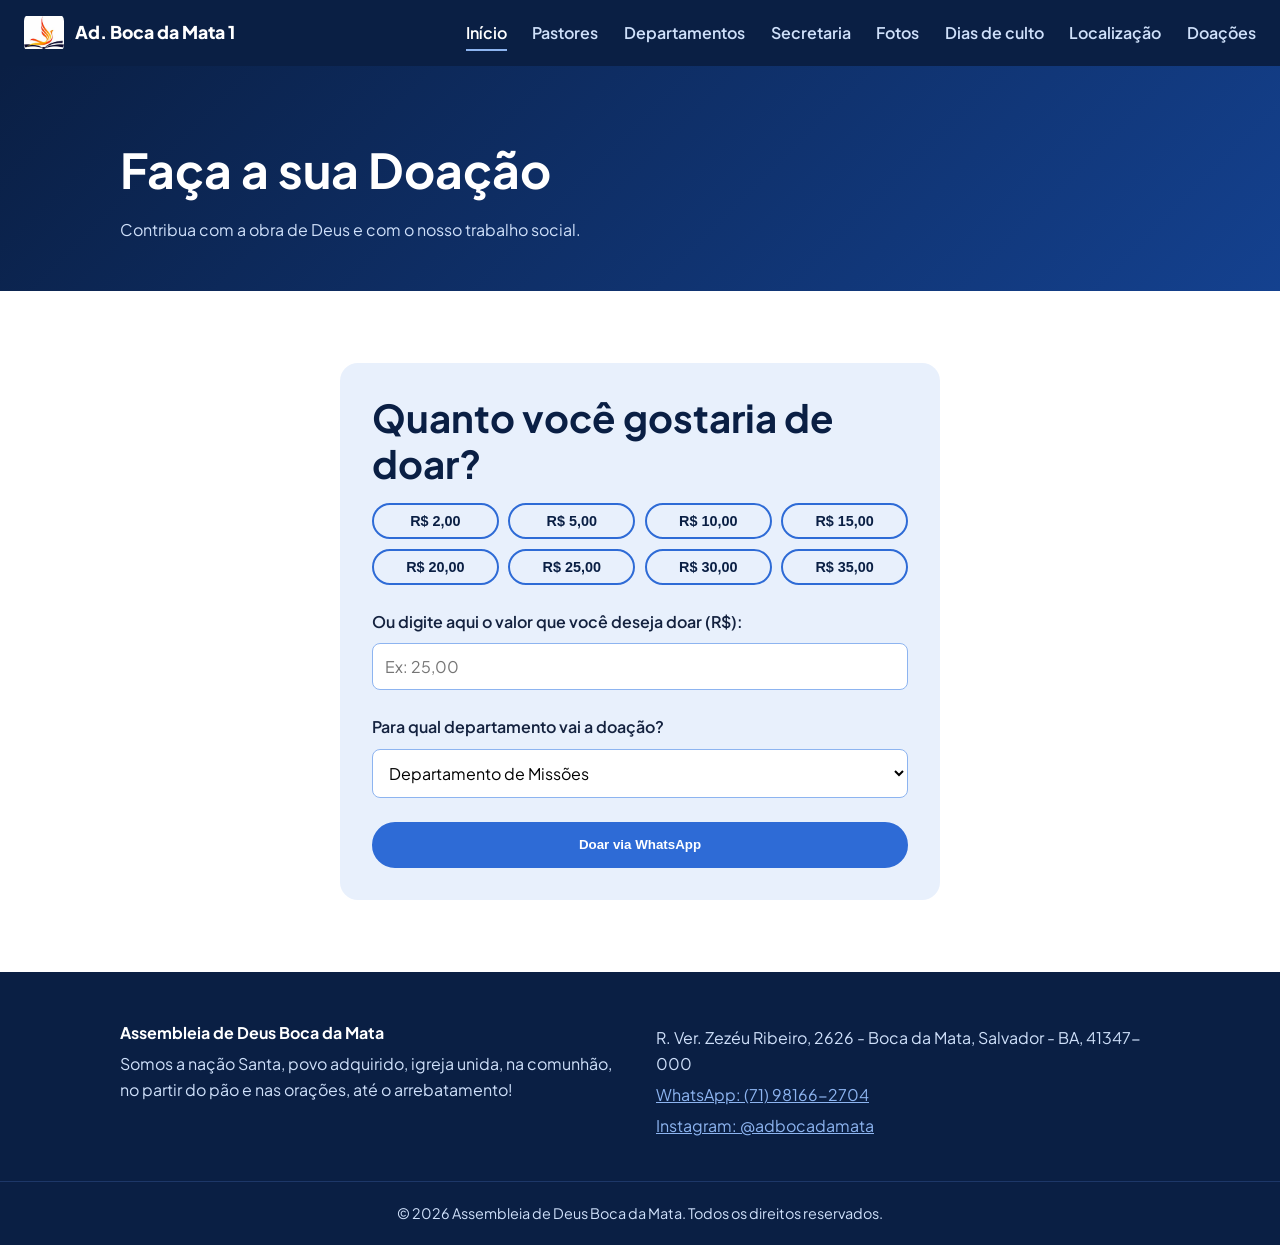
<file: doacoes.html>
<!DOCTYPE html>
<html lang="pt-BR">
<head>
    <meta charset="UTF-8">
    <meta name="viewport" content="width=device-width, initial-scale=1, viewport-fit=cover">
    <meta name="theme-color" content="#0A1F44">
    <title>Doações | Assembleia de Deus Boca da Mata</title>
    <meta name="description" content="Faça a sua doação para o Departamento de Missões ou Ação Social da Assembleia de Deus Boca da Mata.">
    <link rel="preconnect" href="https://fonts.googleapis.com">
    <link rel="preconnect" href="https://fonts.gstatic.com" crossorigin>
    <link href="https://fonts.googleapis.com/css2?family=Plus+Jakarta+Sans:wght@400;600;800&display=swap" rel="stylesheet">
    <link rel="stylesheet" href="style.css">
    <link rel="manifest" href="manifest.json">
    <link rel="icon" href="favicon.ico" sizes="any">
    <link rel="icon" type="image/png" sizes="32x32" href="img/favicon-32.png">
    <link rel="icon" type="image/png" sizes="192x192" href="img/icone-192.png">
    <link rel="apple-touch-icon" href="img/apple-touch-icon.png">
</head>
<body>
<a class="pular" href="#conteudo">Pular para o conteúdo</a>
<header class="topo" id="topo">
    <a class="marca" href="index.html">
        <img src="img/logo-igreja.png" alt="Logo AD Boca da Mata" width="40" height="40">
        Ad. Boca da Mata 1
    </a>
    <button class="menu-btn" aria-label="Abrir menu" aria-expanded="false"><i></i><i></i><i></i></button>
    <nav class="menu" id="menu">
        <a href="index.html" class="ativo" aria-current="page">Início</a>
        <a href="pastores.html">Pastores</a>
        <a href="departamentos.html">Departamentos</a>
        <a href="secretaria.html">Secretaria</a>
        <a href="fotos.html">Fotos</a>
        <a href="cultos.html">Dias de culto</a>
        <a href="localizacao.html">Localização</a>
        <a href="doacoes.html">Doações</a>
    </nav>
</header>
<main id="conteudo">
    <section class="cabeca"><div class="miolo"><h1 class="rev">Faça a sua Doação</h1><p class="rev">Contribua com a obra de Deus e com o nosso trabalho social.</p></div></section>

    <section class="miolo bloco">
        <div class="rev" style="max-width:600px;margin:0 auto;background:var(--gelo);padding:2rem;border-radius:18px;">
            <h2 style="margin-top:0;color:var(--marinho);">Quanto você gostaria de doar?</h2>

            <div class="valores" style="display:grid;grid-template-columns:repeat(4,1fr);gap:.6rem;margin-bottom:1.5rem;">
                <button type="button" class="btn-valor btn vazado" style="color:var(--marinho);border-color:var(--azul);padding:.5rem;font-size:.9rem;" data-valor="2,00">R$ 2,00</button>
                <button type="button" class="btn-valor btn vazado" style="color:var(--marinho);border-color:var(--azul);padding:.5rem;font-size:.9rem;" data-valor="5,00">R$ 5,00</button>
                <button type="button" class="btn-valor btn vazado" style="color:var(--marinho);border-color:var(--azul);padding:.5rem;font-size:.9rem;" data-valor="10,00">R$ 10,00</button>
                <button type="button" class="btn-valor btn vazado" style="color:var(--marinho);border-color:var(--azul);padding:.5rem;font-size:.9rem;" data-valor="15,00">R$ 15,00</button>
                <button type="button" class="btn-valor btn vazado" style="color:var(--marinho);border-color:var(--azul);padding:.5rem;font-size:.9rem;" data-valor="20,00">R$ 20,00</button>
                <button type="button" class="btn-valor btn vazado" style="color:var(--marinho);border-color:var(--azul);padding:.5rem;font-size:.9rem;" data-valor="25,00">R$ 25,00</button>
                <button type="button" class="btn-valor btn vazado" style="color:var(--marinho);border-color:var(--azul);padding:.5rem;font-size:.9rem;" data-valor="30,00">R$ 30,00</button>
                <button type="button" class="btn-valor btn vazado" style="color:var(--marinho);border-color:var(--azul);padding:.5rem;font-size:.9rem;" data-valor="35,00">R$ 35,00</button>
            </div>

            <div style="margin-bottom:1.5rem;">
                <label for="valorCustom" style="display:block;font-weight:600;margin-bottom:.5rem;">Ou digite aqui o valor que você deseja doar (R$):</label>
                <input type="text" id="valorCustom" inputmode="decimal" placeholder="Ex: 25,00" style="width:100%;padding:.75rem;border-radius:8px;border:1px solid var(--claro);font-family:var(--fonte);font-size:1rem;">
            </div>

            <div style="margin-bottom:1.5rem;">
                <label for="departamento" style="display:block;font-weight:600;margin-bottom:.5rem;">Para qual departamento vai a doação?</label>
                <select id="departamento" style="width:100%;padding:.75rem;border-radius:8px;border:1px solid var(--claro);font-family:var(--fonte);font-size:1rem;background:#fff;">
                    <option value="Departamento de Missões">Departamento de Missões</option>
                    <option value="Departamento da Ação Social">Departamento da Ação Social</option>
                </select>
            </div>

            <button type="button" id="enviarDoacao" class="btn" style="width:100%;text-align:center;cursor:pointer;">Doar via WhatsApp</button>
        </div>
    </section>
</main>
<footer class="rodape">
    <div class="rodape-in">
        <div><strong>Assembleia de Deus Boca da Mata</strong><p>Somos a nação Santa, povo adquirido, igreja unida, na comunhão, no partir do pão e nas orações, até o arrebatamento!</p></div>
        <div><p>R. Ver. Zezéu Ribeiro, 2626 - Boca da Mata, Salvador - BA, 41347-000</p><p><a href="https://wa.me/5571981662704">WhatsApp: (71) 98166-2704</a></p><p><a href="https://www.instagram.com/adbocadamata" target="_blank" rel="noopener">Instagram: @adbocadamata</a></p></div>
    </div>
    <p class="copy">© <span id="ano"></span> Assembleia de Deus Boca da Mata. Todos os direitos reservados.</p>
</footer>
<!-- ===== Navegação estilo aplicativo (aparece só no celular) ===== -->
<svg style="display:none" xmlns="http://www.w3.org/2000/svg" aria-hidden="true">
    <symbol id="ic-inicio" viewBox="0 0 24 24" fill="none" stroke="currentColor" stroke-width="2" stroke-linecap="round" stroke-linejoin="round"><path d="M3 11l9-8 9 8M5 10v10h14V10M10 20v-6h4v6"/></symbol>
    <symbol id="ic-cultos" viewBox="0 0 24 24" fill="none" stroke="currentColor" stroke-width="2" stroke-linecap="round" stroke-linejoin="round"><rect x="3" y="5" width="18" height="16" rx="2"/><path d="M3 10h18M8 3v4M16 3v4"/></symbol>
    <symbol id="ic-fotos" viewBox="0 0 24 24" fill="none" stroke="currentColor" stroke-width="2" stroke-linecap="round" stroke-linejoin="round"><rect x="3" y="4" width="18" height="16" rx="2"/><circle cx="9" cy="10" r="1.8"/><path d="M21 16l-5-5-9 9"/></symbol>
    <symbol id="ic-local" viewBox="0 0 24 24" fill="none" stroke="currentColor" stroke-width="2" stroke-linecap="round" stroke-linejoin="round"><path d="M12 21s7-6.2 7-11.5A7 7 0 0 0 5 9.5C5 14.8 12 21 12 21z"/><circle cx="12" cy="9.5" r="2.5"/></symbol>
    <symbol id="ic-pastores" viewBox="0 0 24 24" fill="none" stroke="currentColor" stroke-width="2" stroke-linecap="round" stroke-linejoin="round"><circle cx="12" cy="8" r="3.6"/><path d="M5 20c.9-3.8 3.6-5.5 7-5.5s6.1 1.7 7 5.5"/></symbol>
    <symbol id="ic-deptos" viewBox="0 0 24 24" fill="none" stroke="currentColor" stroke-width="2" stroke-linecap="round" stroke-linejoin="round"><circle cx="9" cy="8" r="3.4"/><path d="M2.5 20c.9-3.4 3.4-4.9 6.5-4.9s5.6 1.5 6.5 4.9"/><circle cx="17.5" cy="9.5" r="2.5"/><path d="M16 15.2c2.4.3 4.4 1.6 5 4.3"/></symbol>
    <symbol id="ic-secretaria" viewBox="0 0 24 24" fill="none" stroke="currentColor" stroke-width="2" stroke-linecap="round" stroke-linejoin="round"><path d="M6 3h8l4 4v14H6z"/><path d="M14 3v4h4M9 12h6M9 16h6"/></symbol>
    <symbol id="ic-doacoes" viewBox="0 0 24 24" fill="none" stroke="currentColor" stroke-width="2" stroke-linecap="round" stroke-linejoin="round"><path d="M12 20s-7-4.4-7-10a4 4 0 0 1 7-2.6A4 4 0 0 1 19 10c0 5.6-7 10-7 10z"/></symbol>
    <symbol id="ic-mais" viewBox="0 0 24 24" fill="currentColor" stroke="none"><circle cx="5" cy="12" r="1.8"/><circle cx="12" cy="12" r="1.8"/><circle cx="19" cy="12" r="1.8"/></symbol>
    <symbol id="ic-instalar" viewBox="0 0 24 24" fill="none" stroke="currentColor" stroke-width="2" stroke-linecap="round" stroke-linejoin="round"><path d="M12 3v11M7 9l5 5 5-5M4 20h16"/></symbol>
    <symbol id="ic-fechar" viewBox="0 0 24 24" fill="none" stroke="currentColor" stroke-width="2" stroke-linecap="round"><path d="M6 6l12 12M18 6L6 18"/></symbol>
</svg>

<nav class="bottom-nav" id="bottomNav" aria-label="Navegação principal">
    <a class="bottom-nav-item" href="index.html" data-pagina="index.html"><svg class="icone-nav" aria-hidden="true"><use href="#ic-inicio"></use></svg><span>Início</span></a>
    <a class="bottom-nav-item" href="cultos.html" data-pagina="cultos.html"><svg class="icone-nav" aria-hidden="true"><use href="#ic-cultos"></use></svg><span>Cultos</span></a>
    <a class="bottom-nav-item" href="fotos.html" data-pagina="fotos.html"><svg class="icone-nav" aria-hidden="true"><use href="#ic-fotos"></use></svg><span>Fotos</span></a>
    <a class="bottom-nav-item" href="localizacao.html" data-pagina="localizacao.html"><svg class="icone-nav" aria-hidden="true"><use href="#ic-local"></use></svg><span>Localização</span></a>
    <button type="button" class="bottom-nav-item" id="btnTabMais" aria-haspopup="dialog" aria-expanded="false" aria-controls="folhaMais"><svg class="icone-nav" aria-hidden="true"><use href="#ic-mais"></use></svg><span>Mais</span></button>
</nav>

<div class="folha-fundo" id="folhaFundo"></div>
<div class="folha" id="folhaMais" role="dialog" aria-modal="true" aria-label="Mais opções" aria-hidden="true">
    <div class="folha-cab">
        <strong>Mais opções</strong>
        <button type="button" class="folha-fechar" id="btnFecharFolha" aria-label="Fechar"><svg class="icone-nav" aria-hidden="true"><use href="#ic-fechar"></use></svg></button>
    </div>
    <div class="folha-grade">
        <a class="folha-item" href="pastores.html" data-pagina="pastores.html"><svg class="icone-nav" aria-hidden="true"><use href="#ic-pastores"></use></svg>Pastores</a>
        <a class="folha-item" href="departamentos.html" data-pagina="departamentos.html"><svg class="icone-nav" aria-hidden="true"><use href="#ic-deptos"></use></svg>Departamentos</a>
        <a class="folha-item" href="secretaria.html" data-pagina="secretaria.html"><svg class="icone-nav" aria-hidden="true"><use href="#ic-secretaria"></use></svg>Secretaria</a>
        <a class="folha-item" href="doacoes.html" data-pagina="doacoes.html"><svg class="icone-nav" aria-hidden="true"><use href="#ic-doacoes"></use></svg>Doações</a>
    </div>
    <button type="button" class="folha-instalar" id="btnInstalarApp" hidden><svg class="icone-nav" aria-hidden="true"><use href="#ic-instalar"></use></svg>Instalar no celular</button>
</div>
<div class="toast" id="toast" role="status" aria-live="polite"></div>

<script src="script.js"></script>
<script>
    let valorSelecionado = "";

    document.querySelectorAll('.btn-valor').forEach(btn => {
        btn.addEventListener('click', () => {
            document.querySelectorAll('.btn-valor').forEach(b => { b.style.background = 'transparent'; b.style.color = 'var(--marinho)'; });
            btn.style.background = 'var(--azul)';
            btn.style.color = '#fff';
            valorSelecionado = btn.getAttribute('data-valor');
            document.getElementById('valorCustom').value = '';
        });
    });

    // Se a pessoa digitar um valor, desmarca o botão escolhido
    document.getElementById('valorCustom').addEventListener('input', () => {
        valorSelecionado = '';
        document.querySelectorAll('.btn-valor').forEach(b => { b.style.background = 'transparent'; b.style.color = 'var(--marinho)'; });
    });

    document.getElementById('enviarDoacao').addEventListener('click', () => {
        // Remove "R$", espaços e letras caso a pessoa digite (evita "R$R$" na mensagem)
        const inputValor = document.getElementById('valorCustom').value.replace(/R\$/gi, '').replace(/\s/g, '');
        const valorTexto = inputValor || valorSelecionado;
        const deptoEscolhido = document.getElementById('departamento').value;

        if (!valorTexto) {
            alert('Por favor, selecione ou digite um valor para a doação.');
            return;
        }

        // Converte "5.000,00", "5000" ou "150,50" para número
        const valorNumerico = parseFloat(valorTexto.replace(/\./g, '').replace(',', '.'));

        if (isNaN(valorNumerico) || valorNumerico <= 0) {
            alert('Por favor, insira um valor numérico válido.');
            return;
        }

        if (valorNumerico > 5000) {
            alert('O valor máximo permitido para doação online é de R$ 5.000,00.');
            return;
        }

        // Mostra sempre com duas casas: R$ 25,00
        const valorFormatado = valorNumerico.toLocaleString('pt-BR', { minimumFractionDigits: 2, maximumFractionDigits: 2 });
        const mensagem = `Olá, eu gostaria de fazer uma doação de R$ ${valorFormatado} para o ${deptoEscolhido}`;
        window.open(`https://wa.me/5571981662704?text=${encodeURIComponent(mensagem)}`, '_blank', 'noopener');
    });

    if ('serviceWorker' in navigator) {
        window.addEventListener('load', () => {
            navigator.serviceWorker.register('sw.js')
                .then(reg => console.log('Service Worker registrado com sucesso!', reg))
                .catch(err => console.log('Falha ao registrar o Service Worker:', err));
        });
    }
</script>
</body>
</html>
</file>
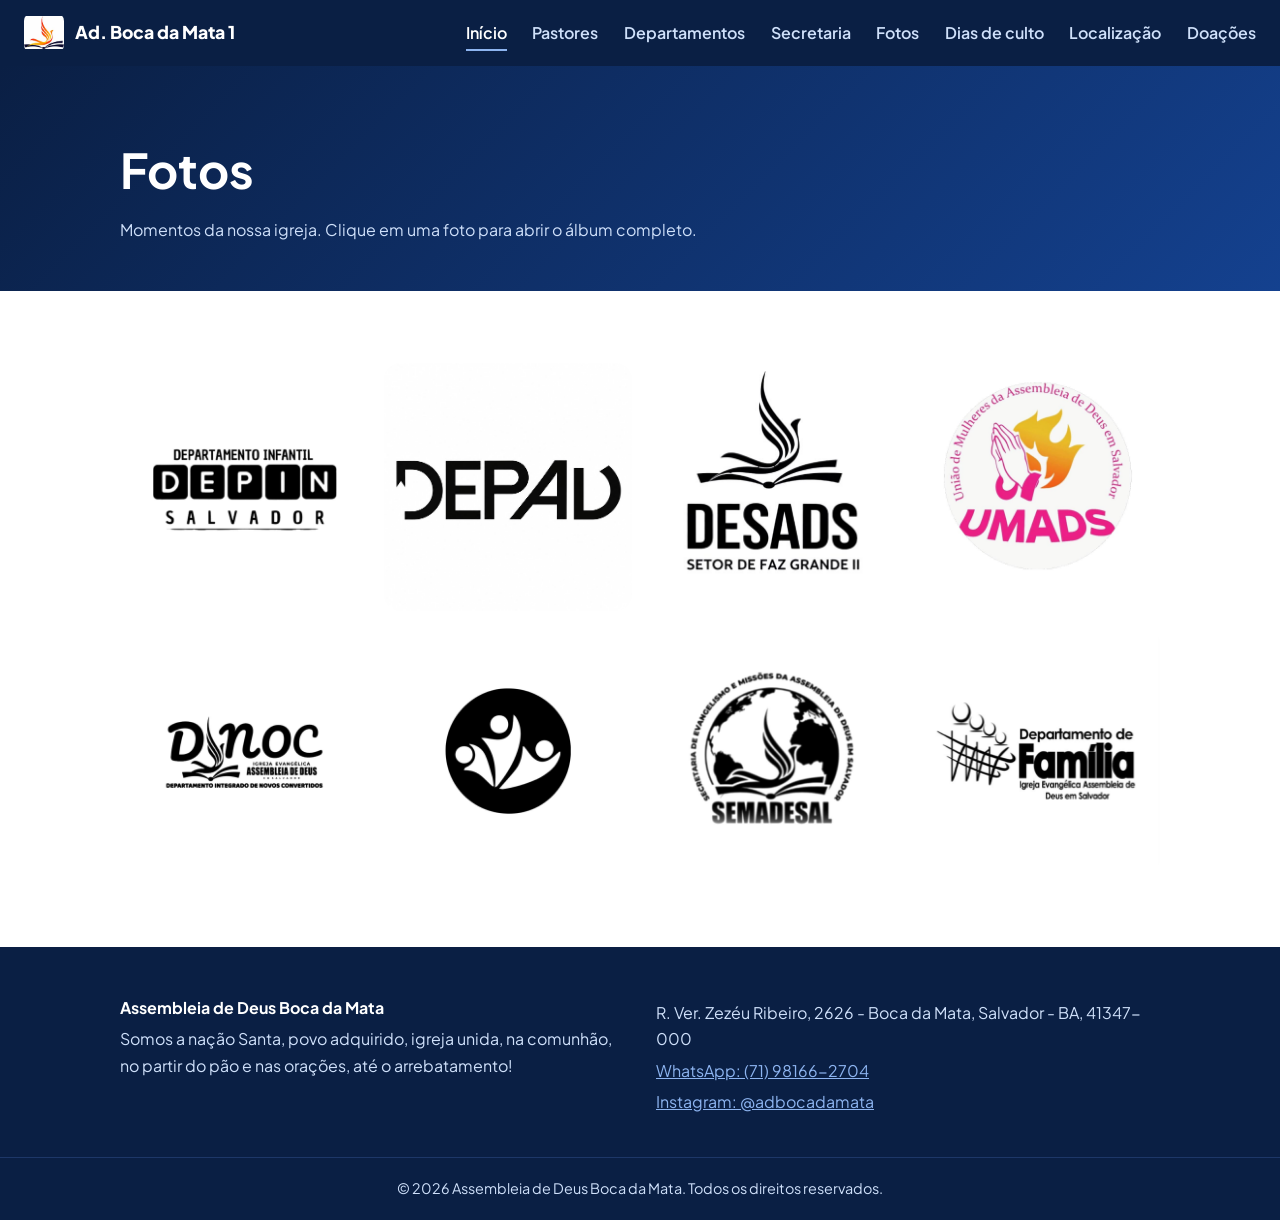
<file: fotos.html>
<!DOCTYPE html>
<html lang="pt-BR">
<head>
    <meta charset="UTF-8">
    <meta name="viewport" content="width=device-width, initial-scale=1, viewport-fit=cover">
    <meta name="theme-color" content="#0A1F44">
    <title>Fotos | Assembleia de Deus Boca da Mata</title>
    <meta name="description" content="Fotos e momentos da Assembleia de Deus Boca da Mata. Clique em uma foto para abrir o álbum completo.">
    <link rel="preconnect" href="https://fonts.googleapis.com">
    <link rel="preconnect" href="https://fonts.gstatic.com" crossorigin>
    <link href="https://fonts.googleapis.com/css2?family=Plus+Jakarta+Sans:wght@400;600;800&display=swap" rel="stylesheet">
    <link rel="stylesheet" href="style.css">
    <link rel="manifest" href="manifest.json">
    <link rel="icon" href="favicon.ico" sizes="any">
    <link rel="icon" type="image/png" sizes="32x32" href="img/favicon-32.png">
    <link rel="icon" type="image/png" sizes="192x192" href="img/icone-192.png">
    <link rel="apple-touch-icon" href="img/apple-touch-icon.png">
</head>
<body>
<a class="pular" href="#conteudo">Pular para o conteúdo</a>
<header class="topo" id="topo">
    <a class="marca" href="index.html">
        <img src="img/logo-igreja.png" alt="Logo AD Boca da Mata" width="40" height="40">
        Ad. Boca da Mata 1
    </a>
    <button class="menu-btn" aria-label="Abrir menu" aria-expanded="false"><i></i><i></i><i></i></button>
    <nav class="menu" id="menu">
        <a href="index.html" class="ativo" aria-current="page">Início</a>
        <a href="pastores.html">Pastores</a>
        <a href="departamentos.html">Departamentos</a>
        <a href="secretaria.html">Secretaria</a>
        <a href="fotos.html">Fotos</a>
        <a href="cultos.html">Dias de culto</a>
        <a href="localizacao.html">Localização</a>
        <a href="doacoes.html">Doações</a>
    </nav>
</header>
<main id="conteudo">
    <section class="cabeca"><div class="miolo"><h1 class="rev">Fotos</h1><p class="rev">Momentos da nossa igreja. Clique em uma foto para abrir o álbum completo.</p></div></section>
    <section class="miolo bloco"><div class="galeria">
        <!-- FOTO 1 -->
        <a href="https://drive.google.com/drive/folders/1rQ_RjpgmFrtKyrF54bez9L_LlhIoSl_V?usp=drive_link" class="item rev" target="_blank" rel="noopener" aria-label="Abrir álbum 1 no Google Drive (abre em nova aba)"><figure class="foto"><img src="img/foto1.jpg" alt="Foto 1 da igreja" loading="lazy" onerror="this.remove()"></figure></a>

        <!-- FOTO 2 -->
        <a href="https://drive.google.com/drive/folders/14nCzwWAOXvbGanfKh-6UWHl1k40wicr-?usp=drive_link" class="item rev" target="_blank" rel="noopener" aria-label="Abrir álbum 2 no Google Drive (abre em nova aba)"><figure class="foto"><img src="img/foto2.jpg" alt="Foto 2 da igreja" loading="lazy" onerror="this.remove()"></figure></a>

        <!-- FOTO 3 -->
        <a href="https://drive.google.com/drive/folders/1izNDrgKgQRlJWd3gxXnC-Pf5FX6ynOom?usp=drive_link" class="item rev" target="_blank" rel="noopener" aria-label="Abrir álbum 3 no Google Drive (abre em nova aba)"><figure class="foto"><img src="img/foto3.jpg" alt="Foto 3 da igreja" loading="lazy" onerror="this.remove()"></figure></a>

        <!-- FOTO 4 -->
        <a href="https://drive.google.com/drive/folders/1avmudhWqXre09hseQvWrd3KpgzKBDM-z?usp=drive_link" class="item rev" target="_blank" rel="noopener" aria-label="Abrir álbum 4 no Google Drive (abre em nova aba)"><figure class="foto"><img src="img/foto4.jpg" alt="Foto 4 da igreja" loading="lazy" onerror="this.remove()"></figure></a>

        <!-- FOTO 5 -->
        <a href="https://drive.google.com/drive/folders/1s_0wHMJS5ptVA7AhEGHT8qopLAnMVaB1?usp=drive_link" class="item rev" target="_blank" rel="noopener" aria-label="Abrir álbum 5 no Google Drive (abre em nova aba)"><figure class="foto"><img src="img/foto5.jpg" alt="Foto 5 da igreja" loading="lazy" onerror="this.remove()"></figure></a>

        <!-- FOTO 6 -->
        <a href="https://drive.google.com/drive/folders/1OCQr_NpaYk58vP-uTJEfy9xqqQvMuTfc?usp=drive_link" class="item rev" target="_blank" rel="noopener" aria-label="Abrir álbum 6 no Google Drive (abre em nova aba)"><figure class="foto"><img src="img/foto6.jpg" alt="Foto 6 da igreja" loading="lazy" onerror="this.remove()"></figure></a>

        <!-- FOTO 7 -->
        <a href="https://drive.google.com/drive/folders/1qC7XeZFehxSgF5wJ7Ea3-FTujh2czn_y?usp=drive_link" class="item rev" target="_blank" rel="noopener" aria-label="Abrir álbum 7 no Google Drive (abre em nova aba)"><figure class="foto"><img src="img/foto7.jpg" alt="Foto 7 da igreja" loading="lazy" onerror="this.remove()"></figure></a>

        <!-- FOTO 8 -->
        <a href="https://drive.google.com/drive/folders/1C7SgzHgDx9KgndHKR5rXYWdA-bbpyZhj" class="item rev" target="_blank" rel="noopener" aria-label="Abrir álbum 8 no Google Drive (abre em nova aba)"><figure class="foto"><img src="img/foto8.jpg" alt="Foto 8 da igreja" loading="lazy" onerror="this.remove()"></figure></a>

    </div></section>
    <div class="lightbox" id="lb" hidden><button aria-label="Fechar">×</button><img alt=""></div>
</main>
<footer class="rodape">
    <div class="rodape-in">
        <div><strong>Assembleia de Deus Boca da Mata</strong><p>Somos a nação Santa, povo adquirido, igreja unida, na comunhão, no partir do pão e nas orações, até o arrebatamento!</p></div>
        <div><p>R. Ver. Zezéu Ribeiro, 2626 - Boca da Mata, Salvador - BA, 41347-000</p><p><a href="https://wa.me/5571981662704">WhatsApp: (71) 98166-2704</a></p><p><a href="https://www.instagram.com/adbocadamata" target="_blank" rel="noopener">Instagram: @adbocadamata</a></p></div>
    </div>
    <p class="copy">© <span id="ano"></span> Assembleia de Deus Boca da Mata. Todos os direitos reservados.</p>
</footer>
<!-- ===== Navegação estilo aplicativo (aparece só no celular) ===== -->
<svg style="display:none" xmlns="http://www.w3.org/2000/svg" aria-hidden="true">
    <symbol id="ic-inicio" viewBox="0 0 24 24" fill="none" stroke="currentColor" stroke-width="2" stroke-linecap="round" stroke-linejoin="round"><path d="M3 11l9-8 9 8M5 10v10h14V10M10 20v-6h4v6"/></symbol>
    <symbol id="ic-cultos" viewBox="0 0 24 24" fill="none" stroke="currentColor" stroke-width="2" stroke-linecap="round" stroke-linejoin="round"><rect x="3" y="5" width="18" height="16" rx="2"/><path d="M3 10h18M8 3v4M16 3v4"/></symbol>
    <symbol id="ic-fotos" viewBox="0 0 24 24" fill="none" stroke="currentColor" stroke-width="2" stroke-linecap="round" stroke-linejoin="round"><rect x="3" y="4" width="18" height="16" rx="2"/><circle cx="9" cy="10" r="1.8"/><path d="M21 16l-5-5-9 9"/></symbol>
    <symbol id="ic-local" viewBox="0 0 24 24" fill="none" stroke="currentColor" stroke-width="2" stroke-linecap="round" stroke-linejoin="round"><path d="M12 21s7-6.2 7-11.5A7 7 0 0 0 5 9.5C5 14.8 12 21 12 21z"/><circle cx="12" cy="9.5" r="2.5"/></symbol>
    <symbol id="ic-pastores" viewBox="0 0 24 24" fill="none" stroke="currentColor" stroke-width="2" stroke-linecap="round" stroke-linejoin="round"><circle cx="12" cy="8" r="3.6"/><path d="M5 20c.9-3.8 3.6-5.5 7-5.5s6.1 1.7 7 5.5"/></symbol>
    <symbol id="ic-deptos" viewBox="0 0 24 24" fill="none" stroke="currentColor" stroke-width="2" stroke-linecap="round" stroke-linejoin="round"><circle cx="9" cy="8" r="3.4"/><path d="M2.5 20c.9-3.4 3.4-4.9 6.5-4.9s5.6 1.5 6.5 4.9"/><circle cx="17.5" cy="9.5" r="2.5"/><path d="M16 15.2c2.4.3 4.4 1.6 5 4.3"/></symbol>
    <symbol id="ic-secretaria" viewBox="0 0 24 24" fill="none" stroke="currentColor" stroke-width="2" stroke-linecap="round" stroke-linejoin="round"><path d="M6 3h8l4 4v14H6z"/><path d="M14 3v4h4M9 12h6M9 16h6"/></symbol>
    <symbol id="ic-doacoes" viewBox="0 0 24 24" fill="none" stroke="currentColor" stroke-width="2" stroke-linecap="round" stroke-linejoin="round"><path d="M12 20s-7-4.4-7-10a4 4 0 0 1 7-2.6A4 4 0 0 1 19 10c0 5.6-7 10-7 10z"/></symbol>
    <symbol id="ic-mais" viewBox="0 0 24 24" fill="currentColor" stroke="none"><circle cx="5" cy="12" r="1.8"/><circle cx="12" cy="12" r="1.8"/><circle cx="19" cy="12" r="1.8"/></symbol>
    <symbol id="ic-instalar" viewBox="0 0 24 24" fill="none" stroke="currentColor" stroke-width="2" stroke-linecap="round" stroke-linejoin="round"><path d="M12 3v11M7 9l5 5 5-5M4 20h16"/></symbol>
    <symbol id="ic-fechar" viewBox="0 0 24 24" fill="none" stroke="currentColor" stroke-width="2" stroke-linecap="round"><path d="M6 6l12 12M18 6L6 18"/></symbol>
</svg>

<nav class="bottom-nav" id="bottomNav" aria-label="Navegação principal">
    <a class="bottom-nav-item" href="index.html" data-pagina="index.html"><svg class="icone-nav" aria-hidden="true"><use href="#ic-inicio"></use></svg><span>Início</span></a>
    <a class="bottom-nav-item" href="cultos.html" data-pagina="cultos.html"><svg class="icone-nav" aria-hidden="true"><use href="#ic-cultos"></use></svg><span>Cultos</span></a>
    <a class="bottom-nav-item" href="fotos.html" data-pagina="fotos.html"><svg class="icone-nav" aria-hidden="true"><use href="#ic-fotos"></use></svg><span>Fotos</span></a>
    <a class="bottom-nav-item" href="localizacao.html" data-pagina="localizacao.html"><svg class="icone-nav" aria-hidden="true"><use href="#ic-local"></use></svg><span>Localização</span></a>
    <button type="button" class="bottom-nav-item" id="btnTabMais" aria-haspopup="dialog" aria-expanded="false" aria-controls="folhaMais"><svg class="icone-nav" aria-hidden="true"><use href="#ic-mais"></use></svg><span>Mais</span></button>
</nav>

<div class="folha-fundo" id="folhaFundo"></div>
<div class="folha" id="folhaMais" role="dialog" aria-modal="true" aria-label="Mais opções" aria-hidden="true">
    <div class="folha-cab">
        <strong>Mais opções</strong>
        <button type="button" class="folha-fechar" id="btnFecharFolha" aria-label="Fechar"><svg class="icone-nav" aria-hidden="true"><use href="#ic-fechar"></use></svg></button>
    </div>
    <div class="folha-grade">
        <a class="folha-item" href="pastores.html" data-pagina="pastores.html"><svg class="icone-nav" aria-hidden="true"><use href="#ic-pastores"></use></svg>Pastores</a>
        <a class="folha-item" href="departamentos.html" data-pagina="departamentos.html"><svg class="icone-nav" aria-hidden="true"><use href="#ic-deptos"></use></svg>Departamentos</a>
        <a class="folha-item" href="secretaria.html" data-pagina="secretaria.html"><svg class="icone-nav" aria-hidden="true"><use href="#ic-secretaria"></use></svg>Secretaria</a>
        <a class="folha-item" href="doacoes.html" data-pagina="doacoes.html"><svg class="icone-nav" aria-hidden="true"><use href="#ic-doacoes"></use></svg>Doações</a>
    </div>
    <button type="button" class="folha-instalar" id="btnInstalarApp" hidden><svg class="icone-nav" aria-hidden="true"><use href="#ic-instalar"></use></svg>Instalar no celular</button>
</div>
<div class="toast" id="toast" role="status" aria-live="polite"></div>

<script src="script.js"></script>
<script>
    if ('serviceWorker' in navigator) {
        window.addEventListener('load', () => {
            navigator.serviceWorker.register('sw.js')
                .then(reg => console.log('Service Worker registrado com sucesso!', reg))
                .catch(err => console.log('Falha ao registrar o Service Worker:', err));
        });
    }
</script>
</body>
</html>
</file>
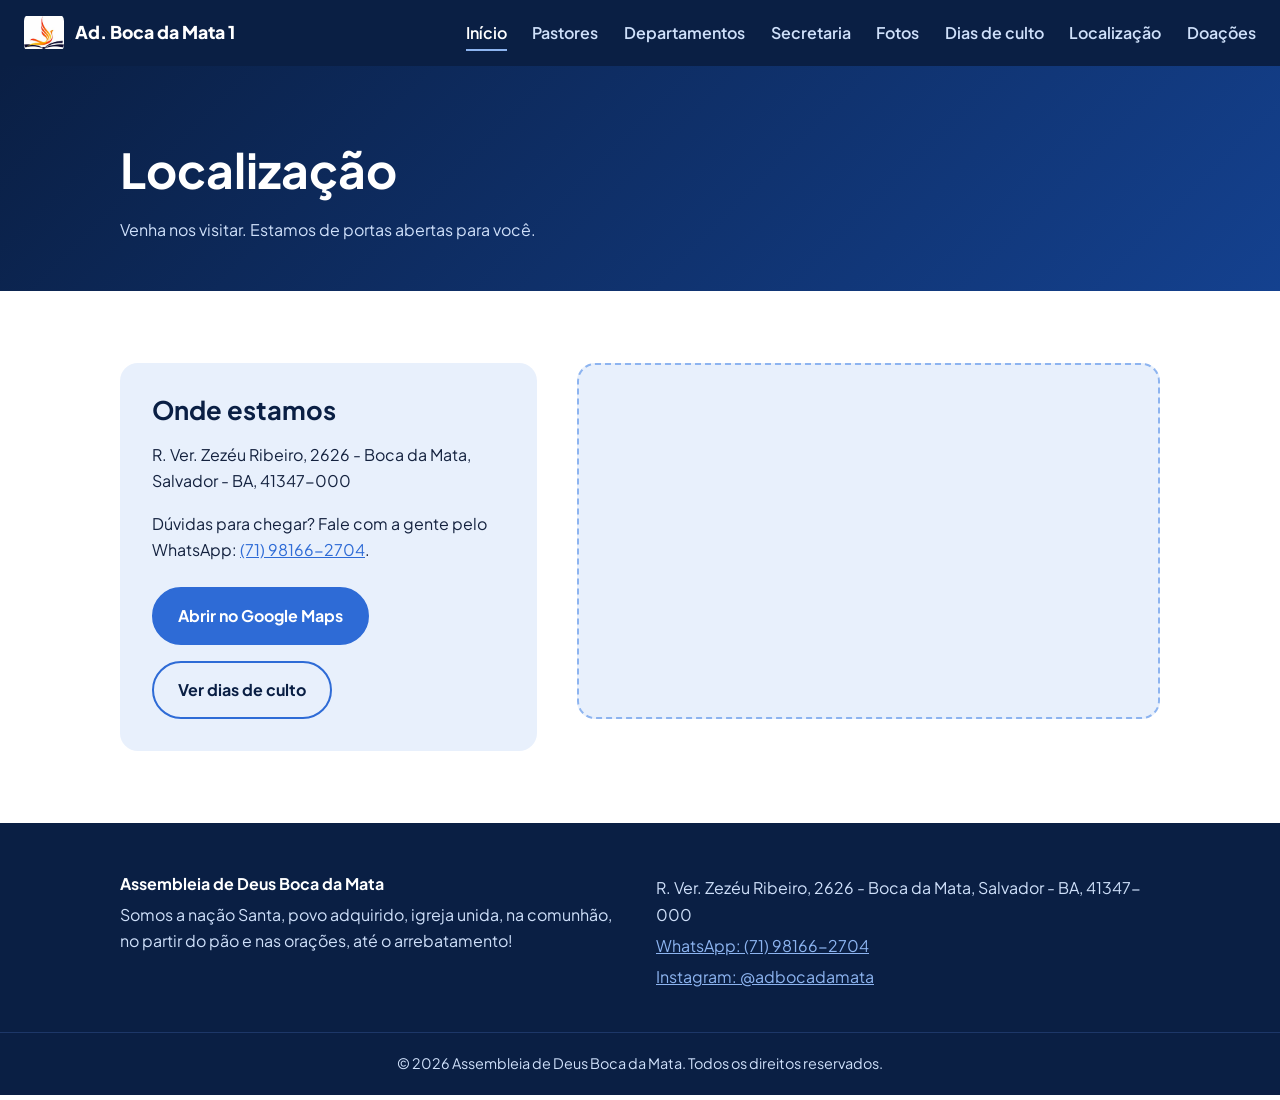
<file: localizacao.html>
<!DOCTYPE html>
<html lang="pt-BR">
<head>
  <meta charset="UTF-8">
  <meta name="viewport" content="width=device-width, initial-scale=1, viewport-fit=cover">
  <meta name="theme-color" content="#0A1F44">
  <title>Localização | Assembleia de Deus Boca da Mata</title>
  <meta name="description" content="Como chegar à Assembleia de Deus Boca da Mata: endereço, mapa e contato.">
  <link rel="preconnect" href="https://fonts.googleapis.com">
  <link rel="preconnect" href="https://fonts.gstatic.com" crossorigin>
  <link href="https://fonts.googleapis.com/css2?family=Plus+Jakarta+Sans:wght@400;600;800&display=swap" rel="stylesheet">
  <link rel="stylesheet" href="style.css">
  <link rel="manifest" href="manifest.json">
  <link rel="icon" href="favicon.ico" sizes="any">
  <link rel="icon" type="image/png" sizes="32x32" href="img/favicon-32.png">
  <link rel="icon" type="image/png" sizes="192x192" href="img/icone-192.png">
  <link rel="apple-touch-icon" href="img/apple-touch-icon.png">
</head>
<body>
<a class="pular" href="#conteudo">Pular para o conteúdo</a>
<header class="topo" id="topo">
  <a class="marca" href="index.html">
    <img src="img/logo-igreja.png" alt="Logo AD Boca da Mata" width="40" height="40">
    Ad. Boca da Mata 1
  </a>
  <button class="menu-btn" aria-label="Abrir menu" aria-expanded="false"><i></i><i></i><i></i></button>
  <nav class="menu" id="menu">
    <a href="index.html" class="ativo" aria-current="page">Início</a>
    <a href="pastores.html">Pastores</a>
    <a href="departamentos.html">Departamentos</a>
    <a href="secretaria.html">Secretaria</a>
    <a href="fotos.html">Fotos</a>
    <a href="cultos.html">Dias de culto</a>
    <a href="localizacao.html">Localização</a>
    <a href="doacoes.html">Doações</a>
  </nav>
</header>
<main id="conteudo">
  <section class="cabeca"><div class="miolo"><h1 class="rev">Localização</h1><p class="rev">Venha nos visitar. Estamos de portas abertas para você.</p></div></section>

  <section class="miolo bloco">
    <div class="loc">
      <div class="loc-info rev">
        <h2>Onde estamos</h2>
        <p>R. Ver. Zezéu Ribeiro, 2626 - Boca da Mata, Salvador - BA, 41347-000</p>
        <p>Dúvidas para chegar? Fale com a gente pelo WhatsApp: <a href="https://wa.me/5571981662704" target="_blank" rel="noopener">(71) 98166-2704</a>.</p>
        <div class="botoes">
          <a class="btn" href="https://www.google.com/maps/search/?api=1&query=R.%20Ver.%20Zez%C3%A9u%20Ribeiro%2C%202626%20-%20Boca%20da%20Mata%2C%20Salvador%20-%20BA%2C%2041347-000" target="_blank" rel="noopener">Abrir no Google Maps</a>
          <a class="btn vazado" style="color:var(--marinho);border-color:var(--azul)" href="cultos.html">Ver dias de culto</a>
        </div>
      </div>
      <div class="mapa rev">
        <iframe title="Mapa com a localização da Assembleia de Deus Boca da Mata" src="https://www.google.com/maps?q=R.%20Ver.%20Zez%C3%A9u%20Ribeiro%2C%202626%20-%20Boca%20da%20Mata%2C%20Salvador%20-%20BA%2C%2041347-000&output=embed" loading="lazy" referrerpolicy="no-referrer-when-downgrade" allowfullscreen></iframe>
      </div>
    </div>
  </section>
</main>
<footer class="rodape">
  <div class="rodape-in">
    <div><strong>Assembleia de Deus Boca da Mata</strong><p>Somos a nação Santa, povo adquirido, igreja unida, na comunhão, no partir do pão e nas orações, até o arrebatamento!</p></div>
    <div><p>R. Ver. Zezéu Ribeiro, 2626 - Boca da Mata, Salvador - BA, 41347-000</p><p><a href="https://wa.me/5571981662704">WhatsApp: (71) 98166-2704</a></p><p><a href="https://www.instagram.com/adbocadamata" target="_blank" rel="noopener">Instagram: @adbocadamata</a></p></div>
  </div>
  <p class="copy">© <span id="ano"></span> Assembleia de Deus Boca da Mata. Todos os direitos reservados.</p>
</footer>
<!-- ===== Navegação estilo aplicativo (aparece só no celular) ===== -->
<svg style="display:none" xmlns="http://www.w3.org/2000/svg" aria-hidden="true">
  <symbol id="ic-inicio" viewBox="0 0 24 24" fill="none" stroke="currentColor" stroke-width="2" stroke-linecap="round" stroke-linejoin="round"><path d="M3 11l9-8 9 8M5 10v10h14V10M10 20v-6h4v6"/></symbol>
  <symbol id="ic-cultos" viewBox="0 0 24 24" fill="none" stroke="currentColor" stroke-width="2" stroke-linecap="round" stroke-linejoin="round"><rect x="3" y="5" width="18" height="16" rx="2"/><path d="M3 10h18M8 3v4M16 3v4"/></symbol>
  <symbol id="ic-fotos" viewBox="0 0 24 24" fill="none" stroke="currentColor" stroke-width="2" stroke-linecap="round" stroke-linejoin="round"><rect x="3" y="4" width="18" height="16" rx="2"/><circle cx="9" cy="10" r="1.8"/><path d="M21 16l-5-5-9 9"/></symbol>
  <symbol id="ic-local" viewBox="0 0 24 24" fill="none" stroke="currentColor" stroke-width="2" stroke-linecap="round" stroke-linejoin="round"><path d="M12 21s7-6.2 7-11.5A7 7 0 0 0 5 9.5C5 14.8 12 21 12 21z"/><circle cx="12" cy="9.5" r="2.5"/></symbol>
  <symbol id="ic-pastores" viewBox="0 0 24 24" fill="none" stroke="currentColor" stroke-width="2" stroke-linecap="round" stroke-linejoin="round"><circle cx="12" cy="8" r="3.6"/><path d="M5 20c.9-3.8 3.6-5.5 7-5.5s6.1 1.7 7 5.5"/></symbol>
  <symbol id="ic-deptos" viewBox="0 0 24 24" fill="none" stroke="currentColor" stroke-width="2" stroke-linecap="round" stroke-linejoin="round"><circle cx="9" cy="8" r="3.4"/><path d="M2.5 20c.9-3.4 3.4-4.9 6.5-4.9s5.6 1.5 6.5 4.9"/><circle cx="17.5" cy="9.5" r="2.5"/><path d="M16 15.2c2.4.3 4.4 1.6 5 4.3"/></symbol>
  <symbol id="ic-secretaria" viewBox="0 0 24 24" fill="none" stroke="currentColor" stroke-width="2" stroke-linecap="round" stroke-linejoin="round"><path d="M6 3h8l4 4v14H6z"/><path d="M14 3v4h4M9 12h6M9 16h6"/></symbol>
  <symbol id="ic-doacoes" viewBox="0 0 24 24" fill="none" stroke="currentColor" stroke-width="2" stroke-linecap="round" stroke-linejoin="round"><path d="M12 20s-7-4.4-7-10a4 4 0 0 1 7-2.6A4 4 0 0 1 19 10c0 5.6-7 10-7 10z"/></symbol>
  <symbol id="ic-mais" viewBox="0 0 24 24" fill="currentColor" stroke="none"><circle cx="5" cy="12" r="1.8"/><circle cx="12" cy="12" r="1.8"/><circle cx="19" cy="12" r="1.8"/></symbol>
  <symbol id="ic-instalar" viewBox="0 0 24 24" fill="none" stroke="currentColor" stroke-width="2" stroke-linecap="round" stroke-linejoin="round"><path d="M12 3v11M7 9l5 5 5-5M4 20h16"/></symbol>
  <symbol id="ic-fechar" viewBox="0 0 24 24" fill="none" stroke="currentColor" stroke-width="2" stroke-linecap="round"><path d="M6 6l12 12M18 6L6 18"/></symbol>
</svg>

<nav class="bottom-nav" id="bottomNav" aria-label="Navegação principal">
  <a class="bottom-nav-item" href="index.html" data-pagina="index.html"><svg class="icone-nav" aria-hidden="true"><use href="#ic-inicio"></use></svg><span>Início</span></a>
  <a class="bottom-nav-item" href="cultos.html" data-pagina="cultos.html"><svg class="icone-nav" aria-hidden="true"><use href="#ic-cultos"></use></svg><span>Cultos</span></a>
  <a class="bottom-nav-item" href="fotos.html" data-pagina="fotos.html"><svg class="icone-nav" aria-hidden="true"><use href="#ic-fotos"></use></svg><span>Fotos</span></a>
  <a class="bottom-nav-item" href="localizacao.html" data-pagina="localizacao.html"><svg class="icone-nav" aria-hidden="true"><use href="#ic-local"></use></svg><span>Localização</span></a>
  <button type="button" class="bottom-nav-item" id="btnTabMais" aria-haspopup="dialog" aria-expanded="false" aria-controls="folhaMais"><svg class="icone-nav" aria-hidden="true"><use href="#ic-mais"></use></svg><span>Mais</span></button>
</nav>

<div class="folha-fundo" id="folhaFundo"></div>
<div class="folha" id="folhaMais" role="dialog" aria-modal="true" aria-label="Mais opções" aria-hidden="true">
  <div class="folha-cab">
    <strong>Mais opções</strong>
    <button type="button" class="folha-fechar" id="btnFecharFolha" aria-label="Fechar"><svg class="icone-nav" aria-hidden="true"><use href="#ic-fechar"></use></svg></button>
  </div>
  <div class="folha-grade">
    <a class="folha-item" href="pastores.html" data-pagina="pastores.html"><svg class="icone-nav" aria-hidden="true"><use href="#ic-pastores"></use></svg>Pastores</a>
    <a class="folha-item" href="departamentos.html" data-pagina="departamentos.html"><svg class="icone-nav" aria-hidden="true"><use href="#ic-deptos"></use></svg>Departamentos</a>
    <a class="folha-item" href="secretaria.html" data-pagina="secretaria.html"><svg class="icone-nav" aria-hidden="true"><use href="#ic-secretaria"></use></svg>Secretaria</a>
    <a class="folha-item" href="doacoes.html" data-pagina="doacoes.html"><svg class="icone-nav" aria-hidden="true"><use href="#ic-doacoes"></use></svg>Doações</a>
  </div>
  <button type="button" class="folha-instalar" id="btnInstalarApp" hidden><svg class="icone-nav" aria-hidden="true"><use href="#ic-instalar"></use></svg>Instalar no celular</button>
</div>
<div class="toast" id="toast" role="status" aria-live="polite"></div>

<script src="script.js"></script>
<script>
  if ('serviceWorker' in navigator) {
    window.addEventListener('load', () => {
      navigator.serviceWorker.register('sw.js')
              .then(reg => console.log('Service Worker registrado com sucesso!', reg))
              .catch(err => console.log('Falha ao registrar o Service Worker:', err));
    });
  }
</script>
</body>
</html>
</file>
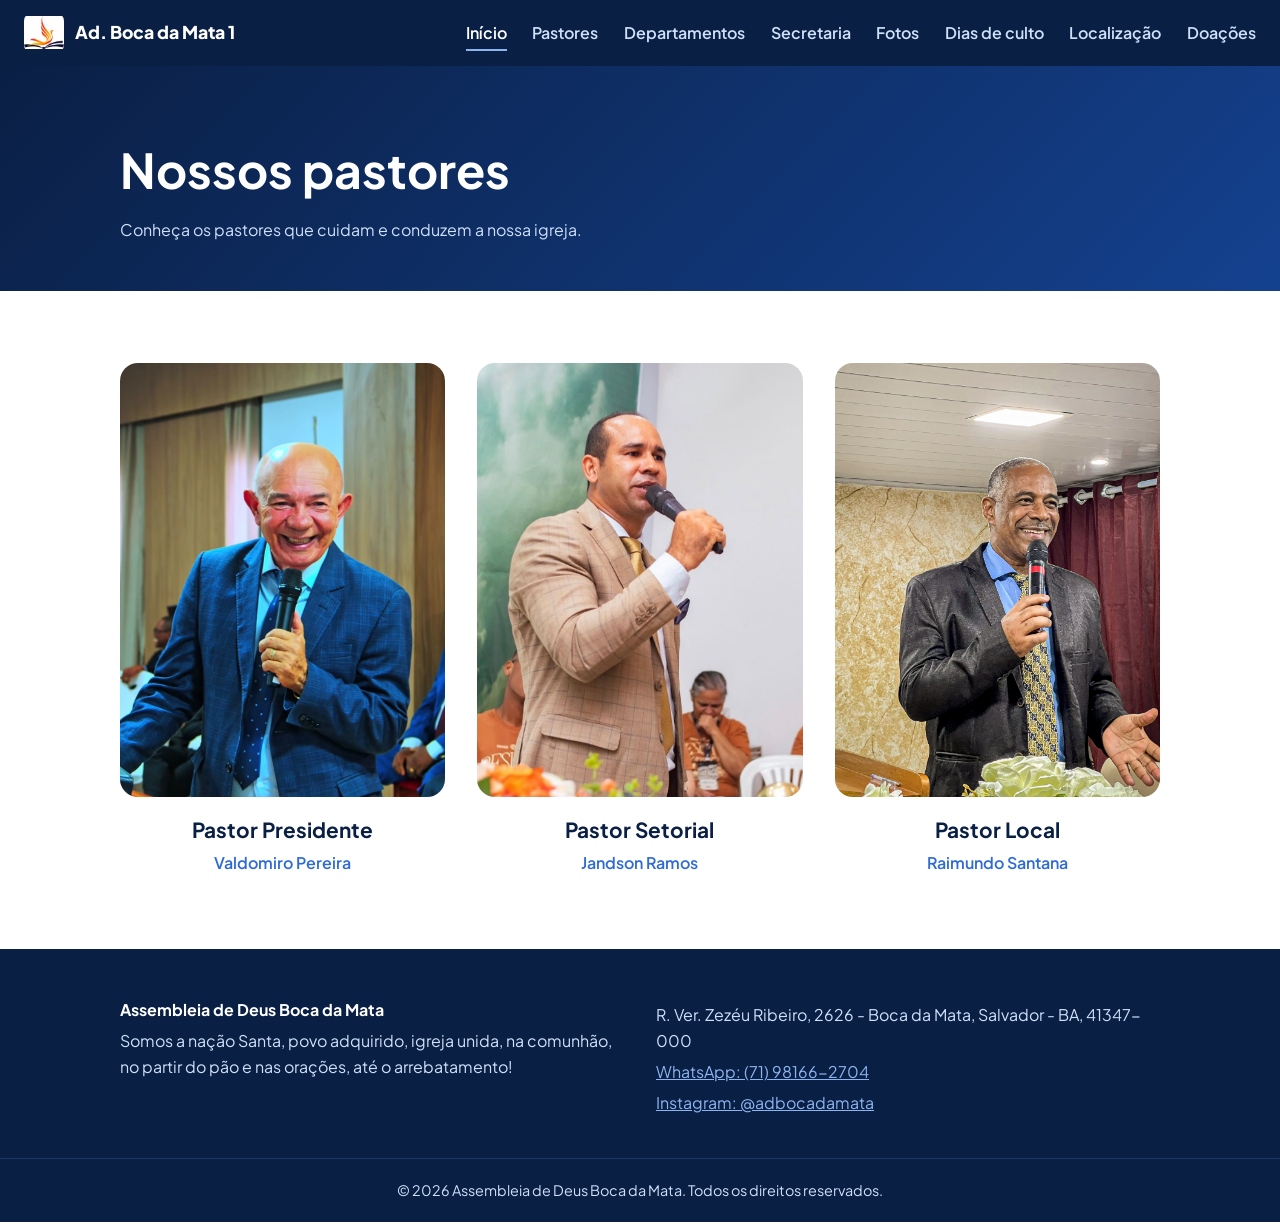
<file: pastores.html>
<!DOCTYPE html>
<html lang="pt-BR">
<head>
  <meta charset="UTF-8">
  <meta name="viewport" content="width=device-width, initial-scale=1, viewport-fit=cover">
  <meta name="theme-color" content="#0A1F44">
  <title>Pastores | Assembleia de Deus Boca da Mata</title>
  <meta name="description" content="Conheça os pastores da Assembleia de Deus Boca da Mata: Pastor Presidente, Pastor Setorial e Pastor Local.">
  <link rel="preconnect" href="https://fonts.googleapis.com">
  <link rel="preconnect" href="https://fonts.gstatic.com" crossorigin>
  <link href="https://fonts.googleapis.com/css2?family=Plus+Jakarta+Sans:wght@400;600;800&display=swap" rel="stylesheet">
  <link rel="stylesheet" href="style.css">
  <link rel="manifest" href="manifest.json">
  <link rel="icon" href="favicon.ico" sizes="any">
  <link rel="icon" type="image/png" sizes="32x32" href="img/favicon-32.png">
  <link rel="icon" type="image/png" sizes="192x192" href="img/icone-192.png">
  <link rel="apple-touch-icon" href="img/apple-touch-icon.png">
</head>
<body>
<a class="pular" href="#conteudo">Pular para o conteúdo</a>
<header class="topo" id="topo">
  <a class="marca" href="index.html">
    <img src="img/logo-igreja.png" alt="Logo AD Boca da Mata" width="40" height="40">
    Ad. Boca da Mata 1
  </a>
  <button class="menu-btn" aria-label="Abrir menu" aria-expanded="false"><i></i><i></i><i></i></button>
  <nav class="menu" id="menu">
    <a href="index.html" class="ativo" aria-current="page">Início</a>
    <a href="pastores.html">Pastores</a>
    <a href="departamentos.html">Departamentos</a>
    <a href="secretaria.html">Secretaria</a>
    <a href="fotos.html">Fotos</a>
    <a href="cultos.html">Dias de culto</a>
    <a href="localizacao.html">Localização</a>
    <a href="doacoes.html">Doações</a>
  </nav>
</header>
<main id="conteudo">
  <section class="cabeca"><div class="miolo"><h1 class="rev">Nossos pastores</h1><p class="rev">Conheça os pastores que cuidam e conduzem a nossa igreja.</p></div></section>
  <section class="miolo bloco"><div class="trio"><article class="pastor rev"><figure class="foto retrato"><img src="img/pastor1.jpg" alt="Foto do Pastor Presidente, Valdomiro Pereira" loading="lazy" onerror="this.remove()"></figure><h3>Pastor Presidente</h3><p>Valdomiro Pereira</p></article><article class="pastor rev"><figure class="foto retrato"><img src="img/pastor2.jpg" alt="Foto do Pastor Setorial, Jandson Ramos" loading="lazy" onerror="this.remove()"></figure><h3>Pastor Setorial</h3><p>Jandson Ramos</p></article><article class="pastor rev"><figure class="foto retrato"><img src="img/pastor3.jpg" alt="Foto do Pastor Local, Raimundo Santana" loading="lazy" onerror="this.remove()"></figure><h3>Pastor Local</h3><p>Raimundo Santana</p></article></div></section>
</main>
<footer class="rodape">
  <div class="rodape-in">
    <div><strong>Assembleia de Deus Boca da Mata</strong><p>Somos a nação Santa, povo adquirido, igreja unida, na comunhão, no partir do pão e nas orações, até o arrebatamento!</p></div>
    <div><p>R. Ver. Zezéu Ribeiro, 2626 - Boca da Mata, Salvador - BA, 41347-000</p><p><a href="https://wa.me/5571981662704">WhatsApp: (71) 98166-2704</a></p><p><a href="https://www.instagram.com/adbocadamata" target="_blank" rel="noopener">Instagram: @adbocadamata</a></p></div>
  </div>
  <p class="copy">© <span id="ano"></span> Assembleia de Deus Boca da Mata. Todos os direitos reservados.</p>
</footer>
<!-- ===== Navegação estilo aplicativo (aparece só no celular) ===== -->
<svg style="display:none" xmlns="http://www.w3.org/2000/svg" aria-hidden="true">
  <symbol id="ic-inicio" viewBox="0 0 24 24" fill="none" stroke="currentColor" stroke-width="2" stroke-linecap="round" stroke-linejoin="round"><path d="M3 11l9-8 9 8M5 10v10h14V10M10 20v-6h4v6"/></symbol>
  <symbol id="ic-cultos" viewBox="0 0 24 24" fill="none" stroke="currentColor" stroke-width="2" stroke-linecap="round" stroke-linejoin="round"><rect x="3" y="5" width="18" height="16" rx="2"/><path d="M3 10h18M8 3v4M16 3v4"/></symbol>
  <symbol id="ic-fotos" viewBox="0 0 24 24" fill="none" stroke="currentColor" stroke-width="2" stroke-linecap="round" stroke-linejoin="round"><rect x="3" y="4" width="18" height="16" rx="2"/><circle cx="9" cy="10" r="1.8"/><path d="M21 16l-5-5-9 9"/></symbol>
  <symbol id="ic-local" viewBox="0 0 24 24" fill="none" stroke="currentColor" stroke-width="2" stroke-linecap="round" stroke-linejoin="round"><path d="M12 21s7-6.2 7-11.5A7 7 0 0 0 5 9.5C5 14.8 12 21 12 21z"/><circle cx="12" cy="9.5" r="2.5"/></symbol>
  <symbol id="ic-pastores" viewBox="0 0 24 24" fill="none" stroke="currentColor" stroke-width="2" stroke-linecap="round" stroke-linejoin="round"><circle cx="12" cy="8" r="3.6"/><path d="M5 20c.9-3.8 3.6-5.5 7-5.5s6.1 1.7 7 5.5"/></symbol>
  <symbol id="ic-deptos" viewBox="0 0 24 24" fill="none" stroke="currentColor" stroke-width="2" stroke-linecap="round" stroke-linejoin="round"><circle cx="9" cy="8" r="3.4"/><path d="M2.5 20c.9-3.4 3.4-4.9 6.5-4.9s5.6 1.5 6.5 4.9"/><circle cx="17.5" cy="9.5" r="2.5"/><path d="M16 15.2c2.4.3 4.4 1.6 5 4.3"/></symbol>
  <symbol id="ic-secretaria" viewBox="0 0 24 24" fill="none" stroke="currentColor" stroke-width="2" stroke-linecap="round" stroke-linejoin="round"><path d="M6 3h8l4 4v14H6z"/><path d="M14 3v4h4M9 12h6M9 16h6"/></symbol>
  <symbol id="ic-doacoes" viewBox="0 0 24 24" fill="none" stroke="currentColor" stroke-width="2" stroke-linecap="round" stroke-linejoin="round"><path d="M12 20s-7-4.4-7-10a4 4 0 0 1 7-2.6A4 4 0 0 1 19 10c0 5.6-7 10-7 10z"/></symbol>
  <symbol id="ic-mais" viewBox="0 0 24 24" fill="currentColor" stroke="none"><circle cx="5" cy="12" r="1.8"/><circle cx="12" cy="12" r="1.8"/><circle cx="19" cy="12" r="1.8"/></symbol>
  <symbol id="ic-instalar" viewBox="0 0 24 24" fill="none" stroke="currentColor" stroke-width="2" stroke-linecap="round" stroke-linejoin="round"><path d="M12 3v11M7 9l5 5 5-5M4 20h16"/></symbol>
  <symbol id="ic-fechar" viewBox="0 0 24 24" fill="none" stroke="currentColor" stroke-width="2" stroke-linecap="round"><path d="M6 6l12 12M18 6L6 18"/></symbol>
</svg>

<nav class="bottom-nav" id="bottomNav" aria-label="Navegação principal">
  <a class="bottom-nav-item" href="index.html" data-pagina="index.html"><svg class="icone-nav" aria-hidden="true"><use href="#ic-inicio"></use></svg><span>Início</span></a>
  <a class="bottom-nav-item" href="cultos.html" data-pagina="cultos.html"><svg class="icone-nav" aria-hidden="true"><use href="#ic-cultos"></use></svg><span>Cultos</span></a>
  <a class="bottom-nav-item" href="fotos.html" data-pagina="fotos.html"><svg class="icone-nav" aria-hidden="true"><use href="#ic-fotos"></use></svg><span>Fotos</span></a>
  <a class="bottom-nav-item" href="localizacao.html" data-pagina="localizacao.html"><svg class="icone-nav" aria-hidden="true"><use href="#ic-local"></use></svg><span>Localização</span></a>
  <button type="button" class="bottom-nav-item" id="btnTabMais" aria-haspopup="dialog" aria-expanded="false" aria-controls="folhaMais"><svg class="icone-nav" aria-hidden="true"><use href="#ic-mais"></use></svg><span>Mais</span></button>
</nav>

<div class="folha-fundo" id="folhaFundo"></div>
<div class="folha" id="folhaMais" role="dialog" aria-modal="true" aria-label="Mais opções" aria-hidden="true">
  <div class="folha-cab">
    <strong>Mais opções</strong>
    <button type="button" class="folha-fechar" id="btnFecharFolha" aria-label="Fechar"><svg class="icone-nav" aria-hidden="true"><use href="#ic-fechar"></use></svg></button>
  </div>
  <div class="folha-grade">
    <a class="folha-item" href="pastores.html" data-pagina="pastores.html"><svg class="icone-nav" aria-hidden="true"><use href="#ic-pastores"></use></svg>Pastores</a>
    <a class="folha-item" href="departamentos.html" data-pagina="departamentos.html"><svg class="icone-nav" aria-hidden="true"><use href="#ic-deptos"></use></svg>Departamentos</a>
    <a class="folha-item" href="secretaria.html" data-pagina="secretaria.html"><svg class="icone-nav" aria-hidden="true"><use href="#ic-secretaria"></use></svg>Secretaria</a>
    <a class="folha-item" href="doacoes.html" data-pagina="doacoes.html"><svg class="icone-nav" aria-hidden="true"><use href="#ic-doacoes"></use></svg>Doações</a>
  </div>
  <button type="button" class="folha-instalar" id="btnInstalarApp" hidden><svg class="icone-nav" aria-hidden="true"><use href="#ic-instalar"></use></svg>Instalar no celular</button>
</div>
<div class="toast" id="toast" role="status" aria-live="polite"></div>

<script src="script.js"></script>
<script>
  if ('serviceWorker' in navigator) {
    window.addEventListener('load', () => {
      navigator.serviceWorker.register('sw.js')
              .then(reg => console.log('Service Worker registrado com sucesso!', reg))
              .catch(err => console.log('Falha ao registrar o Service Worker:', err));
    });
  }
</script>
</body>
</html>
</file>
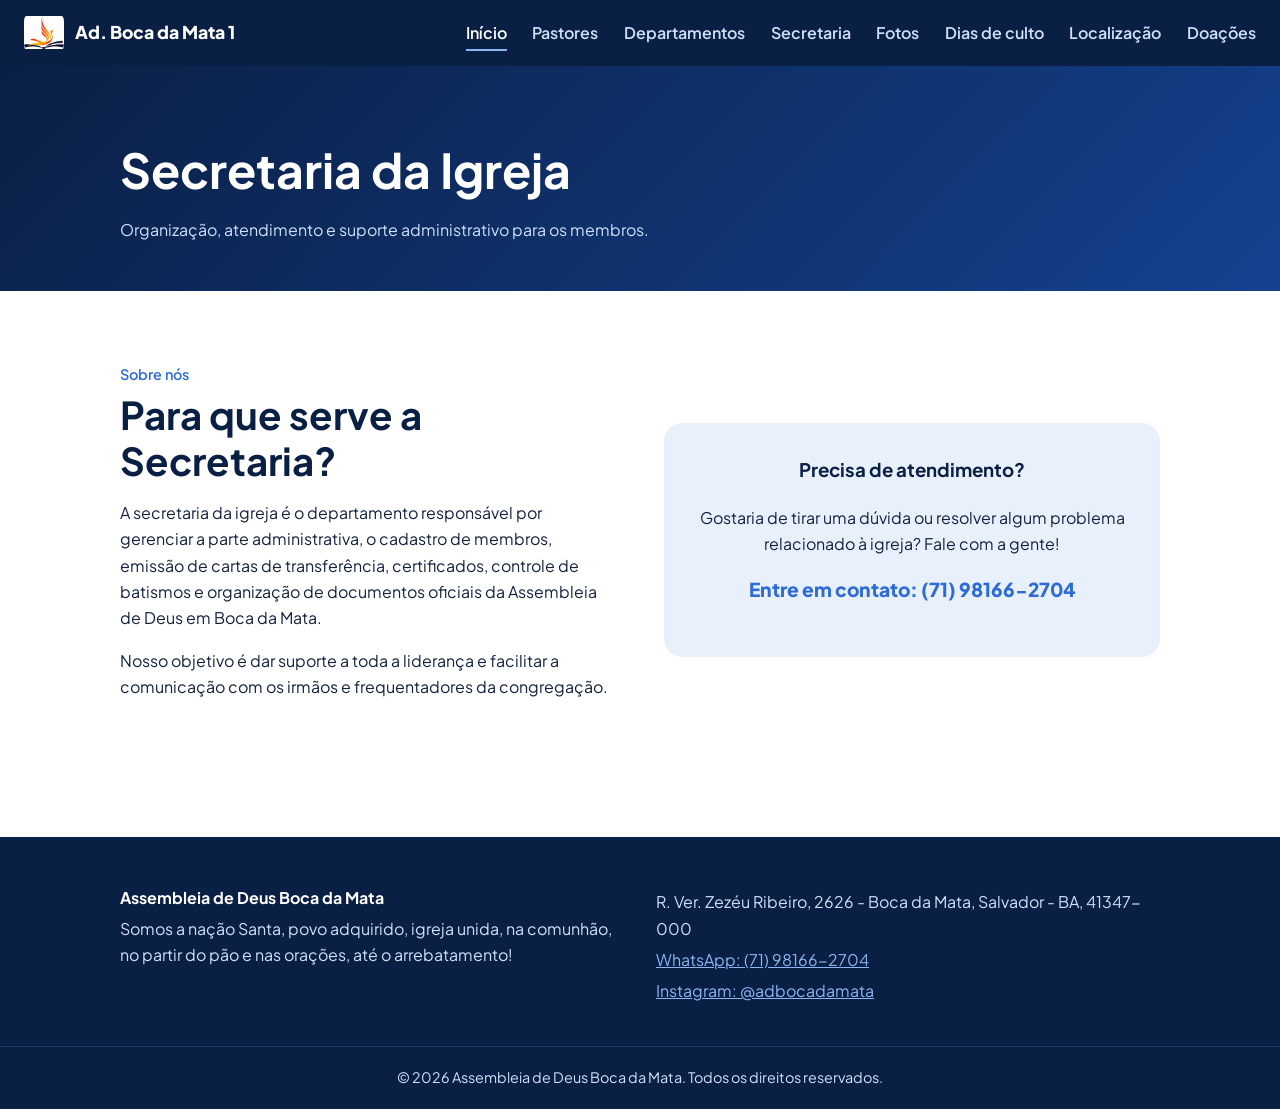
<file: secretaria.html>
<!DOCTYPE html>
<html lang="pt-BR">
<head>
    <meta charset="UTF-8">
    <meta name="viewport" content="width=device-width, initial-scale=1, viewport-fit=cover">
    <meta name="theme-color" content="#0A1F44">
    <title>Secretaria | Assembleia de Deus Boca da Mata</title>
    <meta name="description" content="Secretaria da Assembleia de Deus Boca da Mata: atendimento, dúvidas e resolução de problemas.">
    <link rel="preconnect" href="https://fonts.googleapis.com">
    <link rel="preconnect" href="https://fonts.gstatic.com" crossorigin>
    <link href="https://fonts.googleapis.com/css2?family=Plus+Jakarta+Sans:wght@400;600;800&display=swap" rel="stylesheet">
    <link rel="stylesheet" href="style.css">
    <link rel="manifest" href="manifest.json">
    <link rel="icon" href="favicon.ico" sizes="any">
    <link rel="icon" type="image/png" sizes="32x32" href="img/favicon-32.png">
    <link rel="icon" type="image/png" sizes="192x192" href="img/icone-192.png">
    <link rel="apple-touch-icon" href="img/apple-touch-icon.png">
</head>
<body>
<a class="pular" href="#conteudo">Pular para o conteúdo</a>
<header class="topo" id="topo">
    <a class="marca" href="index.html">
        <img src="img/logo-igreja.png" alt="Logo AD Boca da Mata" width="40" height="40">
        Ad. Boca da Mata 1
    </a>
    <button class="menu-btn" aria-label="Abrir menu" aria-expanded="false"><i></i><i></i><i></i></button>
    <nav class="menu" id="menu">
        <a href="index.html" class="ativo" aria-current="page">Início</a>
        <a href="pastores.html">Pastores</a>
        <a href="departamentos.html">Departamentos</a>
        <a href="secretaria.html">Secretaria</a>
        <a href="fotos.html">Fotos</a>
        <a href="cultos.html">Dias de culto</a>
        <a href="localizacao.html">Localização</a>
        <a href="doacoes.html">Doações</a>
    </nav>
</header>
<main id="conteudo">
    <section class="cabeca"><div class="miolo"><h1 class="rev">Secretaria da Igreja</h1><p class="rev">Organização, atendimento e suporte administrativo para os membros.</p></div></section>

    <section class="miolo bloco">
        <div class="bloco duas" style="padding-top:0;padding-bottom:3rem;">
            <div class="rev">
                <p class="peq azul">Sobre nós</p>
                <h2>Para que serve a Secretaria?</h2>
                <p>A secretaria da igreja é o departamento responsável por gerenciar a parte administrativa, o cadastro de membros, emissão de cartas de transferência, certificados, controle de batismos e organização de documentos oficiais da Assembleia de Deus em Boca da Mata.</p>
                <p>Nosso objetivo é dar suporte a toda a liderança e facilitar a comunicação com os irmãos e frequentadores da congregação.</p>
            </div>
            <div class="rev" style="background:var(--gelo);padding:2rem;border-radius:18px;text-align:center;">
                <h3 style="color:var(--marinho);margin-top:0;">Precisa de atendimento?</h3>
                <p>Gostaria de tirar uma dúvida ou resolver algum problema relacionado à igreja? Fale com a gente!</p>
                <p style="font-weight:800;font-size:1.2rem;color:var(--azul);margin-top:1rem;">
                    <a href="https://wa.me/5571981662704" target="_blank" rel="noopener" style="text-decoration:none;color:inherit;">Entre em contato: (71) 98166-2704</a>
                </p>
            </div>
        </div>

        <!-- RESPONSÁVEIS PELA SECRETARIA (oculto até ter os nomes)
             Para ativar: troque "Nome do Responsável" pelos nomes reais e apague as marcas de comentário
             (a linha de abertura e a linha de fechamento do bloco).
        <div style="margin-top:3rem;">
          <h2 class="rev" style="text-align:center;margin-bottom:2rem;">Responsáveis pela Secretaria</h2>
          <div class="trio">
            <article class="pastor rev">
              <figure class="foto retrato"><img src="img/secretaria1.jpg" alt="Foto do Secretário(a) Principal" loading="lazy" onerror="this.remove()"></figure>
              <h3>Secretário(a) Principal</h3>
              <p>Nome do Responsável</p>
            </article>
            <article class="pastor rev">
              <figure class="foto retrato"><img src="img/secretaria2.jpg" alt="Foto do Secretário(a) Adjunto(a)" loading="lazy" onerror="this.remove()"></figure>
              <h3>Secretário(a) Adjunto(a)</h3>
              <p>Nome do Responsável</p>
            </article>
          </div>
        </div>
        -->
    </section>
</main>
<footer class="rodape">
    <div class="rodape-in">
        <div><strong>Assembleia de Deus Boca da Mata</strong><p>Somos a nação Santa, povo adquirido, igreja unida, na comunhão, no partir do pão e nas orações, até o arrebatamento!</p></div>
        <div><p>R. Ver. Zezéu Ribeiro, 2626 - Boca da Mata, Salvador - BA, 41347-000</p><p><a href="https://wa.me/5571981662704">WhatsApp: (71) 98166-2704</a></p><p><a href="https://www.instagram.com/adbocadamata" target="_blank" rel="noopener">Instagram: @adbocadamata</a></p></div>
    </div>
    <p class="copy">© <span id="ano"></span> Assembleia de Deus Boca da Mata. Todos os direitos reservados.</p>
</footer>
<!-- ===== Navegação estilo aplicativo (aparece só no celular) ===== -->
<svg style="display:none" xmlns="http://www.w3.org/2000/svg" aria-hidden="true">
    <symbol id="ic-inicio" viewBox="0 0 24 24" fill="none" stroke="currentColor" stroke-width="2" stroke-linecap="round" stroke-linejoin="round"><path d="M3 11l9-8 9 8M5 10v10h14V10M10 20v-6h4v6"/></symbol>
    <symbol id="ic-cultos" viewBox="0 0 24 24" fill="none" stroke="currentColor" stroke-width="2" stroke-linecap="round" stroke-linejoin="round"><rect x="3" y="5" width="18" height="16" rx="2"/><path d="M3 10h18M8 3v4M16 3v4"/></symbol>
    <symbol id="ic-fotos" viewBox="0 0 24 24" fill="none" stroke="currentColor" stroke-width="2" stroke-linecap="round" stroke-linejoin="round"><rect x="3" y="4" width="18" height="16" rx="2"/><circle cx="9" cy="10" r="1.8"/><path d="M21 16l-5-5-9 9"/></symbol>
    <symbol id="ic-local" viewBox="0 0 24 24" fill="none" stroke="currentColor" stroke-width="2" stroke-linecap="round" stroke-linejoin="round"><path d="M12 21s7-6.2 7-11.5A7 7 0 0 0 5 9.5C5 14.8 12 21 12 21z"/><circle cx="12" cy="9.5" r="2.5"/></symbol>
    <symbol id="ic-pastores" viewBox="0 0 24 24" fill="none" stroke="currentColor" stroke-width="2" stroke-linecap="round" stroke-linejoin="round"><circle cx="12" cy="8" r="3.6"/><path d="M5 20c.9-3.8 3.6-5.5 7-5.5s6.1 1.7 7 5.5"/></symbol>
    <symbol id="ic-deptos" viewBox="0 0 24 24" fill="none" stroke="currentColor" stroke-width="2" stroke-linecap="round" stroke-linejoin="round"><circle cx="9" cy="8" r="3.4"/><path d="M2.5 20c.9-3.4 3.4-4.9 6.5-4.9s5.6 1.5 6.5 4.9"/><circle cx="17.5" cy="9.5" r="2.5"/><path d="M16 15.2c2.4.3 4.4 1.6 5 4.3"/></symbol>
    <symbol id="ic-secretaria" viewBox="0 0 24 24" fill="none" stroke="currentColor" stroke-width="2" stroke-linecap="round" stroke-linejoin="round"><path d="M6 3h8l4 4v14H6z"/><path d="M14 3v4h4M9 12h6M9 16h6"/></symbol>
    <symbol id="ic-doacoes" viewBox="0 0 24 24" fill="none" stroke="currentColor" stroke-width="2" stroke-linecap="round" stroke-linejoin="round"><path d="M12 20s-7-4.4-7-10a4 4 0 0 1 7-2.6A4 4 0 0 1 19 10c0 5.6-7 10-7 10z"/></symbol>
    <symbol id="ic-mais" viewBox="0 0 24 24" fill="currentColor" stroke="none"><circle cx="5" cy="12" r="1.8"/><circle cx="12" cy="12" r="1.8"/><circle cx="19" cy="12" r="1.8"/></symbol>
    <symbol id="ic-instalar" viewBox="0 0 24 24" fill="none" stroke="currentColor" stroke-width="2" stroke-linecap="round" stroke-linejoin="round"><path d="M12 3v11M7 9l5 5 5-5M4 20h16"/></symbol>
    <symbol id="ic-fechar" viewBox="0 0 24 24" fill="none" stroke="currentColor" stroke-width="2" stroke-linecap="round"><path d="M6 6l12 12M18 6L6 18"/></symbol>
</svg>

<nav class="bottom-nav" id="bottomNav" aria-label="Navegação principal">
    <a class="bottom-nav-item" href="index.html" data-pagina="index.html"><svg class="icone-nav" aria-hidden="true"><use href="#ic-inicio"></use></svg><span>Início</span></a>
    <a class="bottom-nav-item" href="cultos.html" data-pagina="cultos.html"><svg class="icone-nav" aria-hidden="true"><use href="#ic-cultos"></use></svg><span>Cultos</span></a>
    <a class="bottom-nav-item" href="fotos.html" data-pagina="fotos.html"><svg class="icone-nav" aria-hidden="true"><use href="#ic-fotos"></use></svg><span>Fotos</span></a>
    <a class="bottom-nav-item" href="localizacao.html" data-pagina="localizacao.html"><svg class="icone-nav" aria-hidden="true"><use href="#ic-local"></use></svg><span>Localização</span></a>
    <button type="button" class="bottom-nav-item" id="btnTabMais" aria-haspopup="dialog" aria-expanded="false" aria-controls="folhaMais"><svg class="icone-nav" aria-hidden="true"><use href="#ic-mais"></use></svg><span>Mais</span></button>
</nav>

<div class="folha-fundo" id="folhaFundo"></div>
<div class="folha" id="folhaMais" role="dialog" aria-modal="true" aria-label="Mais opções" aria-hidden="true">
    <div class="folha-cab">
        <strong>Mais opções</strong>
        <button type="button" class="folha-fechar" id="btnFecharFolha" aria-label="Fechar"><svg class="icone-nav" aria-hidden="true"><use href="#ic-fechar"></use></svg></button>
    </div>
    <div class="folha-grade">
        <a class="folha-item" href="pastores.html" data-pagina="pastores.html"><svg class="icone-nav" aria-hidden="true"><use href="#ic-pastores"></use></svg>Pastores</a>
        <a class="folha-item" href="departamentos.html" data-pagina="departamentos.html"><svg class="icone-nav" aria-hidden="true"><use href="#ic-deptos"></use></svg>Departamentos</a>
        <a class="folha-item" href="secretaria.html" data-pagina="secretaria.html"><svg class="icone-nav" aria-hidden="true"><use href="#ic-secretaria"></use></svg>Secretaria</a>
        <a class="folha-item" href="doacoes.html" data-pagina="doacoes.html"><svg class="icone-nav" aria-hidden="true"><use href="#ic-doacoes"></use></svg>Doações</a>
    </div>
    <button type="button" class="folha-instalar" id="btnInstalarApp" hidden><svg class="icone-nav" aria-hidden="true"><use href="#ic-instalar"></use></svg>Instalar no celular</button>
</div>
<div class="toast" id="toast" role="status" aria-live="polite"></div>

<script src="script.js"></script>
<script>
    if ('serviceWorker' in navigator) {
        window.addEventListener('load', () => {
            navigator.serviceWorker.register('sw.js')
                .then(reg => console.log('Service Worker registrado com sucesso!', reg))
                .catch(err => console.log('Falha ao registrar o Service Worker:', err));
        });
    }
</script>
</body>
</html>
</file>
<file: style.css>
:root{
    --marinho:#0A1F44; --royal:#14418F; --azul:#2E6BD6; --claro:#8DB4F0; --gelo:#E8F0FC; --branco:#fff; --texto:#14223F;
    --fonte:'Plus Jakarta Sans',system-ui,sans-serif;
}
*{box-sizing:border-box}
html{scroll-behavior:smooth}
body{margin:0;font-family:var(--fonte);color:var(--texto);background:var(--branco);line-height:1.65}
img{max-width:100%;display:block}
a{color:var(--azul)}
:focus-visible{outline:3px solid var(--claro);outline-offset:3px}
.pular{position:absolute;left:-999px;background:#fff;padding:.5rem 1rem}
.pular:focus{left:0;z-index:99}
.miolo{max-width:68rem;margin:0 auto;padding-left:1.5rem;padding-right:1.5rem}

/* Topo */
.topo{position:sticky;top:0;z-index:20;display:flex;justify-content:space-between;align-items:center;padding:.8rem 1.5rem;background:var(--marinho);transition:padding .3s,box-shadow .3s}
.topo.pequeno{padding:.5rem 1.5rem;box-shadow:0 4px 18px rgba(0,0,0,.3)}
.menu{display:flex;gap:1.6rem}
.menu a{color:#CFE0FA;text-decoration:none;font-weight:600;position:relative;padding:.3rem 0}
.menu a::after{content:"";position:absolute;left:0;bottom:0;height:2px;width:0;background:var(--claro);transition:width .3s}
.menu a:hover::after,.menu a.ativo::after{width:100%}
.menu a:hover,.menu a.ativo{color:#fff}
.menu-btn{display:none;background:none;border:0;cursor:pointer;padding:.4rem}
.menu-btn i{display:block;width:26px;height:3px;background:#fff;margin:5px 0;transition:transform .3s,opacity .3s}
.menu-btn[aria-expanded=true] i:nth-child(1){transform:translateY(8px) rotate(45deg)}
.menu-btn[aria-expanded=true] i:nth-child(2){opacity:0}
.menu-btn[aria-expanded=true] i:nth-child(3){transform:translateY(-8px) rotate(-45deg)}

/* Marca (logo + nome no topo) */
.marca{color:#fff;text-decoration:none;font-weight:800;font-size:1.1rem;display:flex;align-items:center;gap:.7rem;line-height:1}
.marca img{height:40px;width:40px;max-width:none;flex:none;object-fit:contain;border-radius:8px}
.topo.pequeno .marca img{height:34px;width:34px}

/* Foto (com fundo azul caso a imagem não exista) */
.foto{margin:0;border-radius:18px;overflow:hidden;background:linear-gradient(135deg,var(--royal),var(--azul));min-height:14rem}
.foto img{width:100%;height:100%;object-fit:cover;transition:transform .6s}
a:hover>.foto img{transform:scale(1.06)}

/* Hero */
.hero{display:grid;grid-template-columns:1.1fr 1fr;gap:3rem;align-items:center;padding:4.5rem max(1.5rem,calc((100% - 68rem)/2));background:radial-gradient(circle at 80% 20%,var(--royal),var(--marinho) 70%);color:#fff}
.hero h1{font-size:clamp(2.1rem,5vw,3.6rem);line-height:1.1;margin:.5rem 0 1rem;font-weight:800}
.hero-txt>*{animation:entra .8s both}
.hero-txt>:nth-child(2){animation-delay:.12s}.hero-txt>:nth-child(3){animation-delay:.24s}.hero-txt>:nth-child(4){animation-delay:.36s}
.hero-foto{aspect-ratio:4/3;animation:entra .9s .2s both}
@keyframes entra{from{opacity:0;transform:translateY(24px)}to{opacity:1;transform:none}}
.peq{font-size:.9rem;font-weight:600;color:var(--claro);margin:0}
.peq.azul{color:var(--azul)}
.botoes{display:flex;gap:1rem;flex-wrap:wrap;margin-top:1.5rem}
.btn{display:inline-block;padding:.85rem 1.5rem;background:var(--azul);color:#fff;font-weight:700;text-decoration:none;border-radius:999px;border:2px solid var(--azul);transition:transform .2s,background .2s}
.btn:hover{background:var(--claro);border-color:var(--claro);color:var(--marinho);transform:translateY(-3px)}
.btn.vazado{background:transparent;border-color:var(--claro);color:#fff}
.btn.claro{background:#fff;border-color:#fff;color:var(--marinho)}

.faixa{background:var(--azul);color:#fff;text-align:center;padding:.9rem 1.5rem;font-weight:600}
.faixa p{margin:0}

/* Cartões */
.cartoes{display:grid;grid-template-columns:repeat(auto-fit,minmax(13rem,1fr));gap:1.2rem;margin-top:2.5rem;position:relative;padding-top:0}
.cartao{display:flex;flex-direction:column;gap:.3rem;padding:1.6rem;background:#fff;border-radius:16px;text-decoration:none;color:var(--texto);box-shadow:0 10px 30px rgba(10,31,68,.15);border-top:5px solid var(--azul);transition:transform .25s,background .25s,color .25s}
.cartao b{font-size:1.2rem;color:var(--marinho)}
.cartao span{font-size:.95rem}
.cartao:hover{transform:translateY(-6px);background:var(--marinho);color:#CFE0FA}
.cartao:hover b{color:#fff}

/* Blocos */
.bloco{padding-top:4.5rem;padding-bottom:4.5rem}
.duas{display:grid;grid-template-columns:1fr 1fr;gap:3rem;align-items:center}
h2{font-size:clamp(1.7rem,3.5vw,2.4rem);line-height:1.2;color:var(--marinho);margin:.3rem 0 1rem}
.tags{list-style:none;padding:0;display:flex;gap:.6rem;flex-wrap:wrap}
.tags li{background:var(--gelo);color:var(--royal);padding:.35rem 1rem;border-radius:999px;font-weight:600;font-size:.9rem}
.chamada{background:linear-gradient(135deg,var(--marinho),var(--royal));color:#fff;text-align:center;padding:4.5rem 0}
.chamada h2{color:#fff}

/* Páginas internas */
.cabeca{background:linear-gradient(135deg,var(--marinho),var(--royal));color:#fff;padding:4rem 0 3rem}
.cabeca h1{font-size:clamp(2rem,5vw,3rem);margin:0 0 .5rem}
.cabeca p{margin:0;color:#CFE0FA}
.trio{display:grid;grid-template-columns:repeat(auto-fit,minmax(15rem,1fr));gap:2rem}
.pastor{text-align:center}
.retrato{aspect-ratio:3/4;margin-bottom:1rem}
.pastor h3{margin:0;color:var(--marinho);font-size:1.3rem}
.pastor p{margin:.2rem 0 0;color:var(--azul);font-weight:600}
.galeria{display:grid;grid-template-columns:repeat(auto-fill,minmax(15rem,1fr));gap:1rem}
.galeria .foto{aspect-ratio:1;height:100%}
.agenda{list-style:none;padding:0;margin:0}
.agenda li{display:grid;grid-template-columns:10rem 1fr auto;gap:1rem;padding:1.1rem 1.2rem;border-radius:12px;margin-bottom:.7rem;background:var(--gelo);transition:transform .2s,background .2s}
.agenda li:hover{transform:translateX(6px);background:#D5E4FA}
.agenda b{color:var(--royal)}
.agenda em{font-style:normal;font-weight:800;color:var(--marinho)}
.mapa{min-height:20rem;border-radius:18px;background:var(--gelo);border:2px dashed var(--claro);display:flex;align-items:center;justify-content:center;text-align:center;padding:1rem;color:var(--royal);overflow:hidden}
.mapa iframe{width:100%;height:100%;min-height:20rem;border:0}

/* Lightbox */
.lightbox{position:fixed;inset:0;z-index:50;background:rgba(5,14,33,.92);display:flex;align-items:center;justify-content:center;padding:1.5rem}
.lightbox[hidden]{display:none}
.lightbox img{max-height:88vh;border-radius:12px;animation:entra .3s both}
.lightbox button{position:absolute;top:1rem;right:1.5rem;background:none;border:0;color:#fff;font-size:2.5rem;cursor:pointer}

/* Rodapé */
.rodape{background:var(--marinho);color:#CFE0FA;padding-top:3rem}
.rodape-in{max-width:68rem;margin:0 auto;padding:0 1.5rem 2rem;display:grid;grid-template-columns:1fr 1fr;gap:2rem}
.rodape strong{color:#fff}.rodape p{margin:.3rem 0}.rodape a{color:var(--claro)}
.copy{text-align:center;border-top:1px solid #1d3768;padding:1.2rem;margin:0;font-size:.9rem}

/* Animação ao rolar */
.rev{opacity:0;transform:translateY(28px);transition:opacity .7s,transform .7s}
.rev.visivel{opacity:1;transform:none}

/* Galeria: todas as fotos viram quadrados iguais */
.galeria .item{aspect-ratio:1;position:relative;display:block;overflow:hidden;border-radius:18px}
.galeria .item .foto{position:absolute;inset:0;height:100%;min-height:0;aspect-ratio:auto;border-radius:0}
.galeria .item .foto img{width:100%;height:100%;object-fit:cover}
.galeria .legenda{z-index:2}

/* Departamentos */
.depto{margin-bottom:3.5rem}
.depto-topo{display:flex;align-items:center;gap:1rem;border-bottom:3px solid var(--gelo);padding-bottom:.8rem;margin-bottom:1.5rem}
.depto-topo h2{margin:0}
.logo{margin:0;width:56px;height:56px;min-height:0;flex:none;border-radius:50%;overflow:hidden;background:linear-gradient(135deg,var(--royal),var(--azul))}
.logo img{width:100%;height:100%;object-fit:cover}
.lideres{display:grid;grid-template-columns:repeat(auto-fill,minmax(13rem,1fr));gap:1.5rem}
.lider{background:var(--gelo);border-radius:16px;padding:1rem 1rem 1.3rem;text-align:center;transition:transform .25s,box-shadow .25s}
.lider:hover{transform:translateY(-5px);box-shadow:0 10px 24px rgba(10,31,68,.18)}
.lider .foto{aspect-ratio:1;min-height:0;border-radius:50%;width:9rem;margin:0 auto 1rem}
.lider h4{margin:0;color:var(--marinho);font-size:1.1rem}
.lider .cargo{margin:.15rem 0 .6rem;color:var(--royal);font-weight:600}
.lider .tel{display:inline-block;font-weight:700;text-decoration:none;color:#fff;background:var(--azul);padding:.35rem 1rem;border-radius:999px;font-size:.9rem}
.lider .tel:hover{background:var(--marinho)}

/* Cultos: a caixinha abre para baixo ao clicar */
.agenda li.culto{display:block;padding:0;overflow:hidden}
.culto-btn{width:100%;display:grid;grid-template-columns:10rem 1fr auto auto;gap:1rem;align-items:center;padding:1.1rem 1.2rem;border:0;background:transparent;font:inherit;color:inherit;text-align:left;cursor:pointer}
.culto-btn .seta{width:.65rem;height:.65rem;border-right:3px solid var(--royal);border-bottom:3px solid var(--royal);transform:rotate(45deg);transition:transform .45s}
.culto-btn[aria-expanded="true"] .seta{transform:rotate(-135deg)}
.culto-painel{display:grid;grid-template-rows:0fr;transition:grid-template-rows .45s ease}
.culto-painel.aberto{grid-template-rows:1fr}
.culto-conteudo{overflow:hidden;visibility:hidden;transition:visibility .45s}
.culto-painel.aberto .culto-conteudo{visibility:visible}
.culto-conteudo p{margin:0;padding:1rem 1.2rem 1.3rem;border-top:1px solid #c5d6f2}

/* Localização */
.loc{display:grid;grid-template-columns:1fr 1.4fr;gap:2.5rem;align-items:start}
.loc-info{background:var(--gelo);border-radius:18px;padding:2rem}
.loc-info h2{margin-top:0;font-size:1.6rem}
.loc-info p{margin:.4rem 0 1rem}

/* ===== Elementos de aplicativo: ficam escondidos no computador ===== */
.bottom-nav,.folha,.folha-fundo,.toast{display:none}
.cartao .ic{display:none}
.icone-nav{width:24px;height:24px;flex:none}

/* ===== LAYOUT DO CELULAR (estilo aplicativo) ===== */
@media (max-width:760px){
    body{padding-bottom:calc(84px + env(safe-area-inset-bottom,0px))}

    /* Barra do topo: só a marca, centralizada (o menu fica na barra inferior) */
    .topo{justify-content:center;padding:calc(.65rem + env(safe-area-inset-top,0px)) 1rem .65rem}
    .topo.pequeno{padding:calc(.45rem + env(safe-area-inset-top,0px)) 1rem .45rem}
    .menu-btn,.menu{display:none!important}
    .marca{font-size:1rem}

    /* Início */
    .hero{grid-template-columns:1fr;gap:1.4rem;padding:1.8rem 1.25rem 2.2rem;border-radius:0 0 26px 26px}
    .hero h1{font-size:1.85rem}
    .hero-foto{aspect-ratio:16/10;min-height:0}
    .botoes{gap:.7rem}
    .botoes .btn{flex:1 1 100%;text-align:center;padding:.95rem 1.2rem}
    .faixa{margin:1rem 1rem 0;border-radius:14px;padding:.8rem 1rem;font-size:.88rem}
    .cartoes{grid-template-columns:1fr 1fr;gap:.8rem;margin-top:1rem}
    .cartao{padding:1.1rem 1rem;border-radius:16px;gap:.25rem;box-shadow:0 6px 18px rgba(10,31,68,.12)}
    .cartao .ic{display:block;width:28px;height:28px;margin-bottom:.4rem;color:var(--azul)}
    .cartao b{font-size:1rem}
    .cartao span{font-size:.8rem;line-height:1.4}
    .cartao:hover{transform:none;background:#fff;color:var(--texto)}
    .cartao:hover b{color:var(--marinho)}
    .cartao:active{transform:scale(.97);background:var(--gelo)}

    /* Blocos e títulos */
    .bloco{padding-top:2rem;padding-bottom:2rem}
    .duas{grid-template-columns:1fr;gap:1.5rem}
    h2{font-size:1.45rem}
    .chamada{padding:2.6rem 0;border-radius:26px;margin:0 1rem 1rem}
    .chamada .btn{width:100%;text-align:center}
    .cabeca{padding:1.8rem 0 1.5rem;border-radius:0 0 26px 26px}
    .cabeca h1{font-size:1.7rem}

    /* Dias de culto */
    .agenda li{border-radius:16px;box-shadow:0 4px 14px rgba(10,31,68,.1);margin-bottom:.8rem}
    .agenda li:hover{transform:none;background:var(--gelo)}
    .culto-btn{grid-template-columns:1fr auto auto;padding:1rem 1.1rem;-webkit-tap-highlight-color:transparent}
    .culto-btn b{grid-column:1/-1;font-size:.8rem}
    .culto-btn span{font-weight:700;color:var(--marinho)}
    .culto-btn:active{background:#D5E4FA}
    .culto-conteudo p{font-size:.93rem}

    /* Pastores: cartões horizontais */
    .trio{gap:.9rem}
    .pastor{display:grid;grid-template-columns:6.5rem 1fr;column-gap:1rem;align-items:center;text-align:left;background:var(--gelo);border-radius:16px;padding:.8rem}
    .pastor .retrato{grid-row:1/3;margin:0;min-height:0;border-radius:12px}
    .pastor h3{align-self:end;font-size:1.05rem}
    .pastor p{align-self:start}

    /* Departamentos */
    .depto{margin-bottom:2rem}
    .depto-topo{gap:.8rem;margin-bottom:1rem}
    .depto-topo h2{font-size:1.2rem}
    .logo{width:44px;height:44px}
    .lideres{grid-template-columns:1fr 1fr;gap:.8rem}
    .lider{padding:.9rem .6rem 1.1rem;border-radius:16px}
    .lider:hover{transform:none;box-shadow:none}
    .lider .foto{width:6.2rem}
    .lider h4{font-size:.95rem}

    /* Fotos: duas colunas */
    .galeria{grid-template-columns:1fr 1fr;gap:.6rem}
    .galeria .item{border-radius:14px}

    /* Localização */
    .loc{grid-template-columns:1fr;gap:1.2rem}
    .loc-info{padding:1.4rem;border-radius:16px}
    .loc-info .btn{width:100%;text-align:center}
    .mapa{min-height:16rem;border-radius:16px}
    .mapa iframe{min-height:16rem}

    /* Doações */
    .valores{grid-template-columns:repeat(2,1fr)!important}
    .btn-valor{padding:.85rem .5rem!important;font-size:1rem!important}

    /* Rodapé */
    .rodape-in{grid-template-columns:1fr}

    /* ===== Barra de navegação inferior ===== */
    .bottom-nav{display:flex;position:fixed;left:0;right:0;bottom:0;z-index:30;background:#fff;border-top:1px solid #D5E4FA;box-shadow:0 -6px 20px rgba(10,31,68,.12);padding:.35rem .4rem calc(.35rem + env(safe-area-inset-bottom,0px))}
    .bottom-nav-item{flex:1;min-width:0;display:flex;flex-direction:column;align-items:center;justify-content:center;gap:.15rem;padding:.4rem 0 .3rem;border:0;border-radius:14px;background:none;font:inherit;font-size:.66rem;font-weight:600;color:#6B7C9E;text-decoration:none;cursor:pointer;-webkit-tap-highlight-color:transparent;transition:background .2s,color .2s}
    .bottom-nav-item span{white-space:nowrap;overflow:hidden;text-overflow:ellipsis;max-width:100%}
    .bottom-nav-item:active{background:var(--gelo)}
    .bottom-nav-item.ativo{color:var(--azul);background:var(--gelo)}
    .bottom-nav-item.ativo span{font-weight:800}

    /* ===== Painel "Mais" que sobe de baixo ===== */
    .folha-fundo{display:block;position:fixed;inset:0;z-index:40;background:rgba(5,14,33,.55);opacity:0;visibility:hidden;transition:opacity .25s,visibility .25s}
    .folha-fundo.aberta{opacity:1;visibility:visible}
    .folha{display:block;position:fixed;left:0;right:0;bottom:0;z-index:41;background:#fff;border-radius:22px 22px 0 0;padding:.5rem 1rem calc(1.1rem + env(safe-area-inset-bottom,0px));box-shadow:0 -10px 30px rgba(10,31,68,.25);transform:translateY(105%);visibility:hidden;transition:transform .3s ease,visibility .3s}
    .folha.aberta{transform:none;visibility:visible}
    .folha::before{content:"";display:block;width:40px;height:4px;border-radius:4px;background:var(--claro);margin:.2rem auto .7rem}
    .folha-cab{display:flex;justify-content:space-between;align-items:center;margin-bottom:.9rem}
    .folha-cab strong{color:var(--marinho);font-size:1.05rem}
    .folha-fechar{display:flex;align-items:center;justify-content:center;width:38px;height:38px;border:0;border-radius:50%;background:var(--gelo);color:var(--marinho);cursor:pointer}
    .folha-grade{display:grid;grid-template-columns:1fr 1fr;gap:.7rem}
    .folha-item{display:flex;align-items:center;gap:.7rem;padding:.95rem .9rem;background:var(--gelo);border-radius:14px;color:var(--marinho);text-decoration:none;font-weight:600;font-size:.92rem;-webkit-tap-highlight-color:transparent}
    .folha-item svg{color:var(--azul)}
    .folha-item:active{background:#D5E4FA}
    .folha-item.ativo{background:var(--azul);color:#fff}
    .folha-item.ativo svg{color:#fff}
    .folha-instalar{display:flex;align-items:center;justify-content:center;gap:.5rem;width:100%;margin-top:.9rem;padding:.9rem;border:2px solid var(--azul);border-radius:999px;background:transparent;color:var(--azul);font:inherit;font-weight:700;cursor:pointer}
    .folha-instalar[hidden]{display:none}

    /* Aviso rápido */
    .toast{display:block;position:fixed;left:50%;bottom:calc(96px + env(safe-area-inset-bottom,0px));z-index:50;max-width:calc(100% - 2rem);transform:translate(-50%,12px);background:var(--marinho);color:#fff;padding:.75rem 1.1rem;border-radius:14px;font-size:.88rem;line-height:1.4;text-align:center;opacity:0;visibility:hidden;transition:opacity .25s,transform .25s,visibility .25s}
    .toast.mostrar{opacity:1;visibility:visible;transform:translate(-50%,0)}
}
@media (prefers-reduced-motion:reduce){
    *{animation:none!important;transition:none!important}.rev{opacity:1;transform:none}
}
</file>
